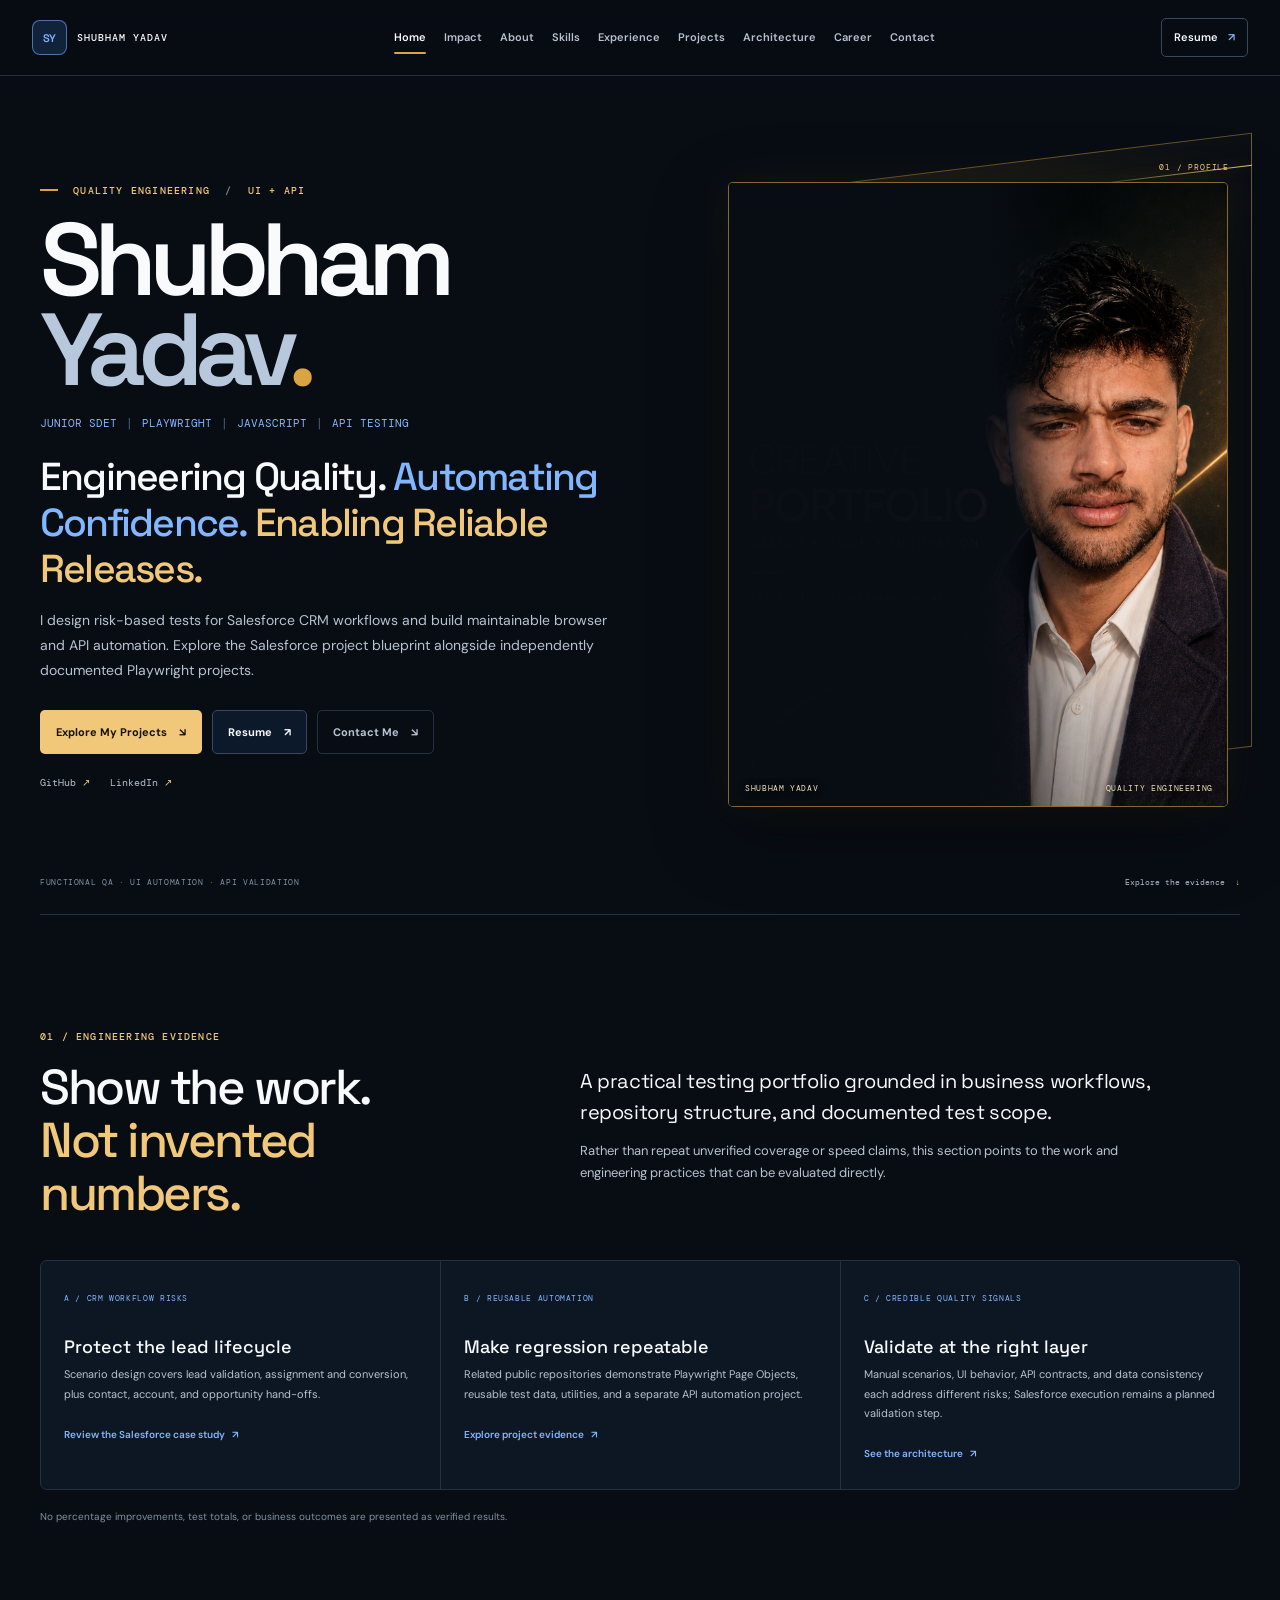
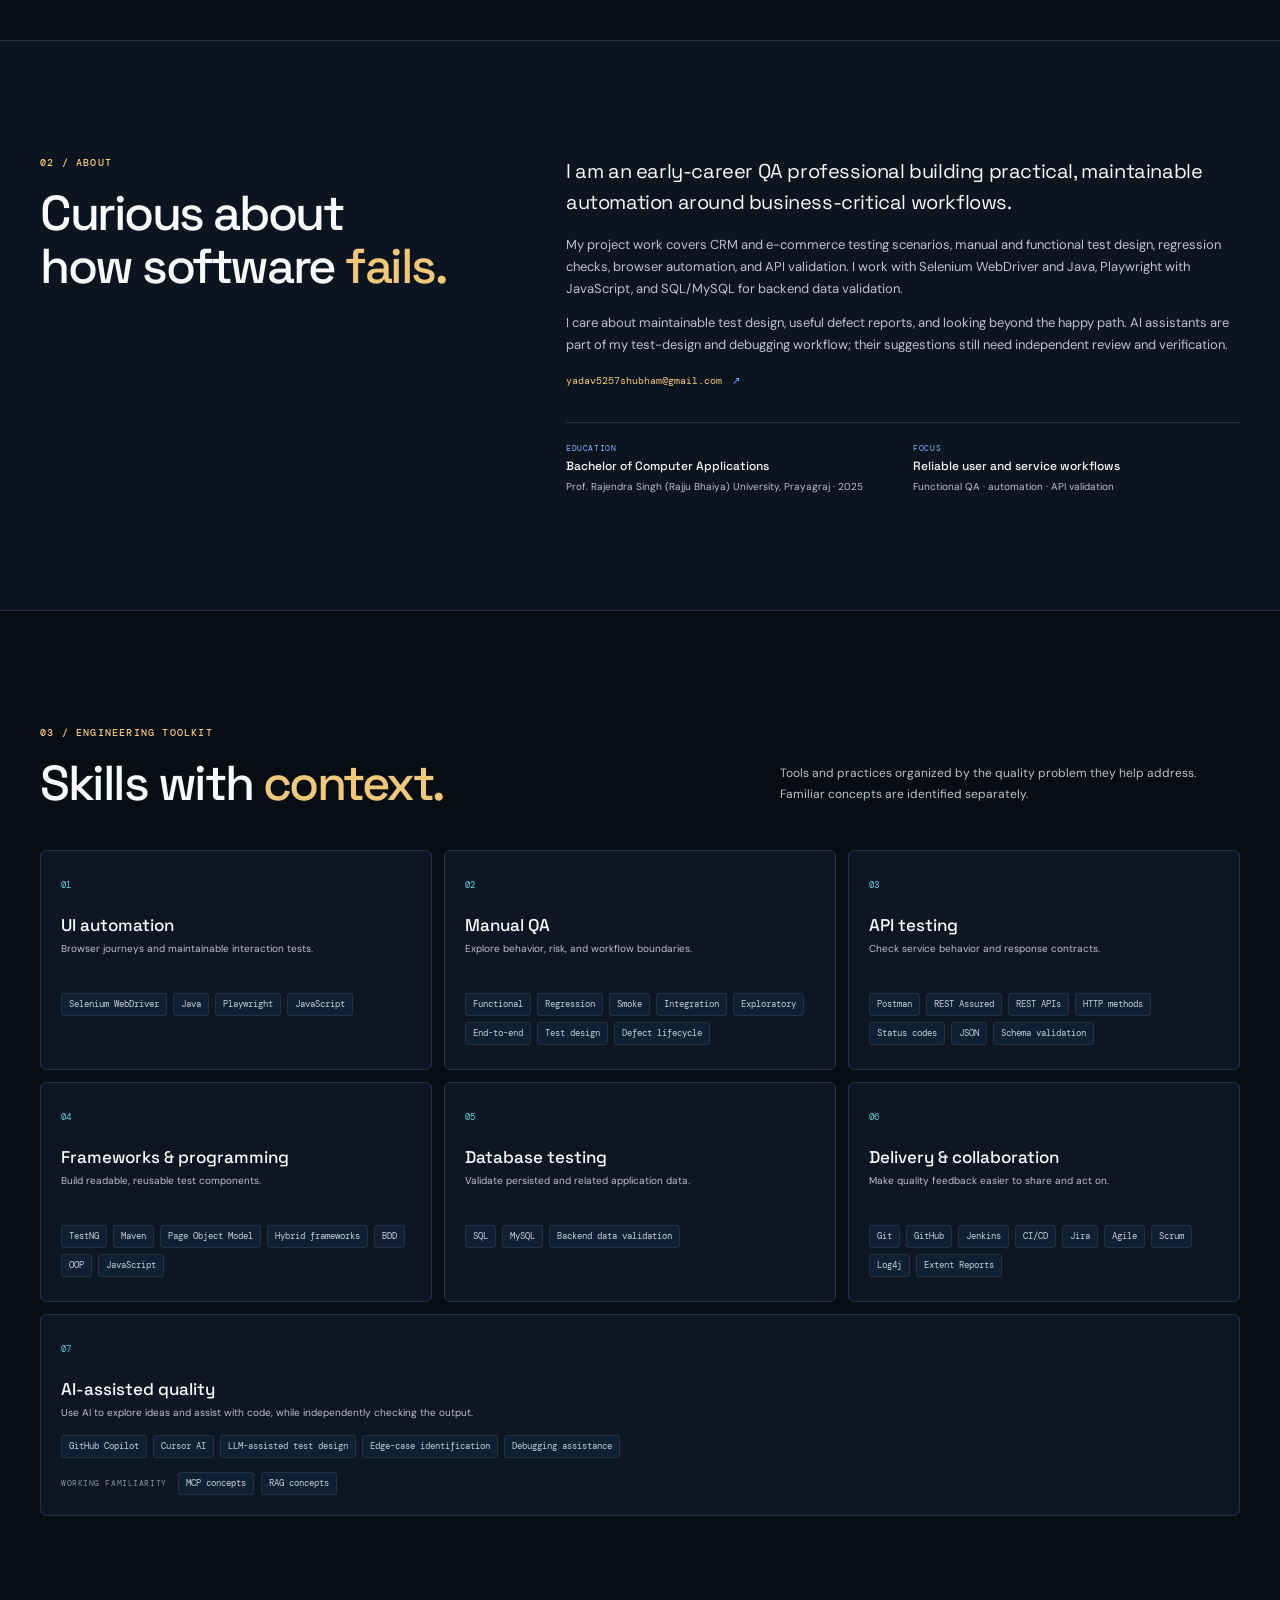
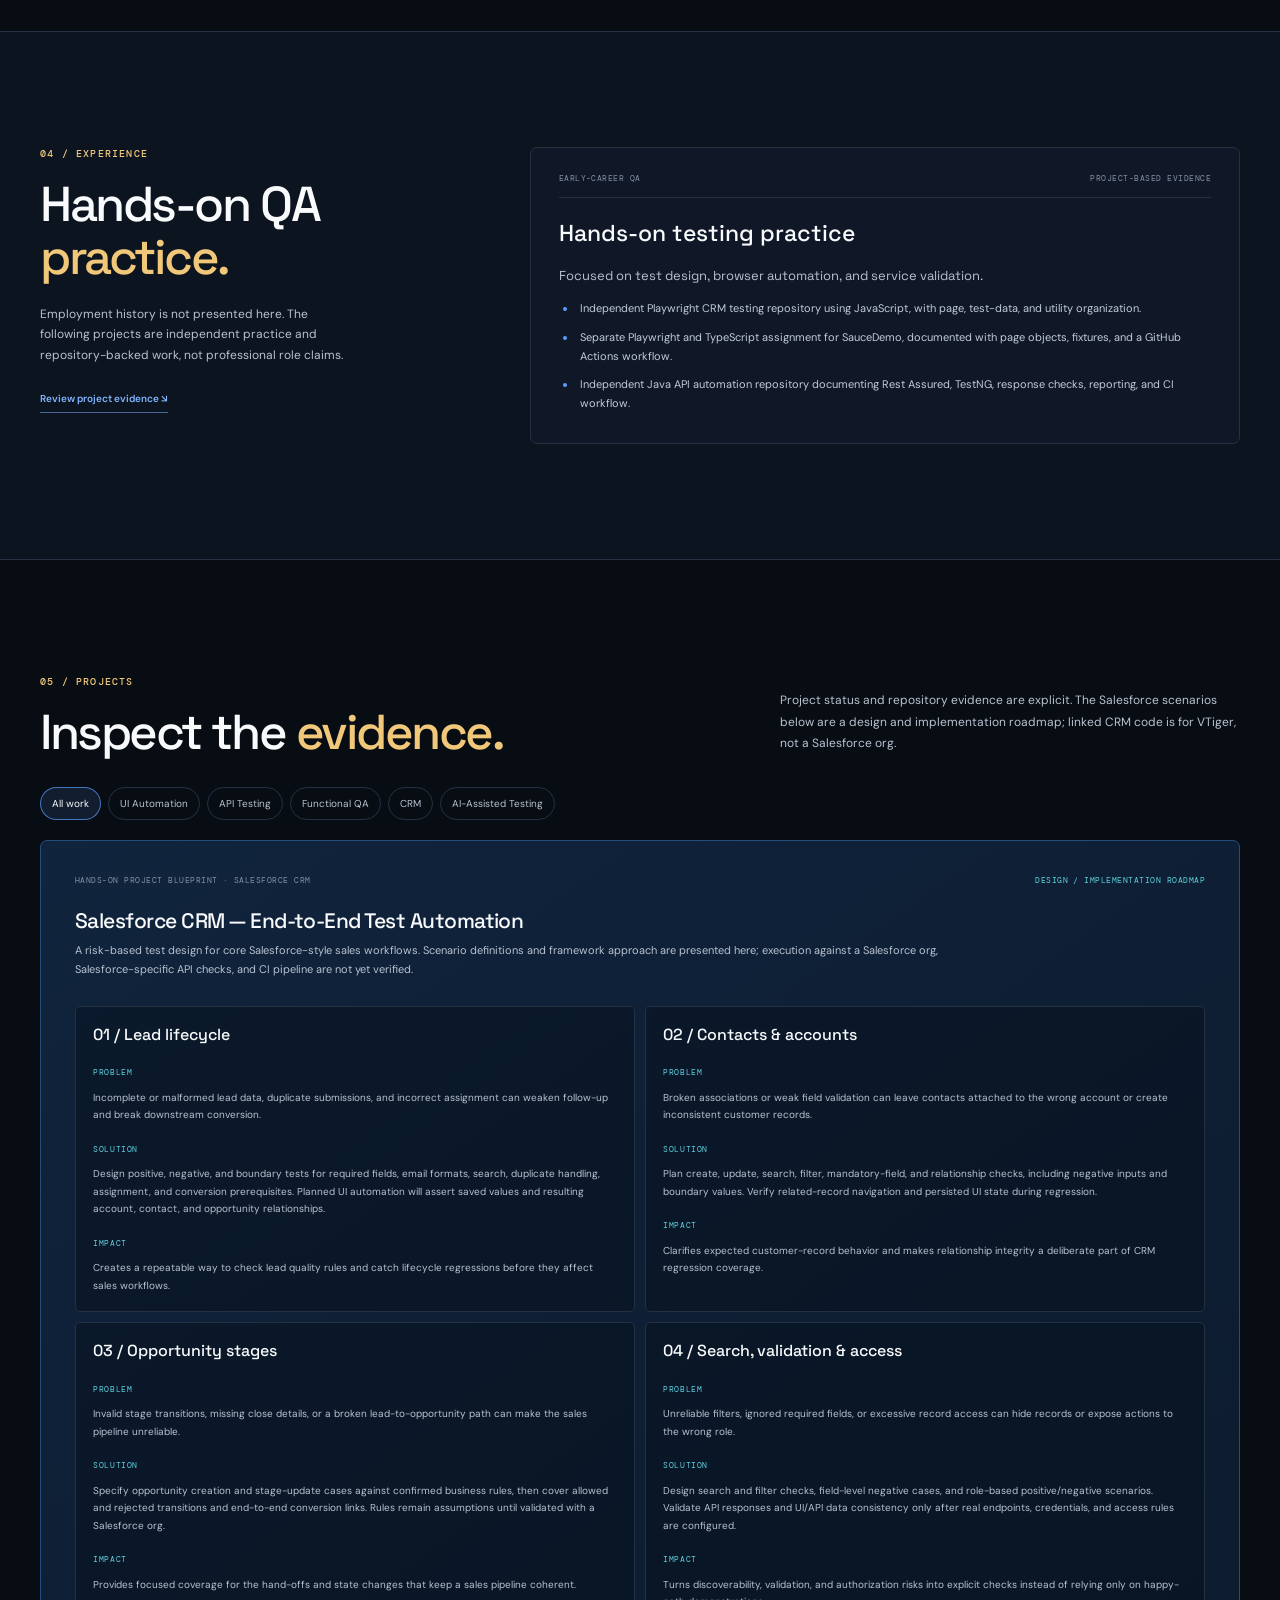
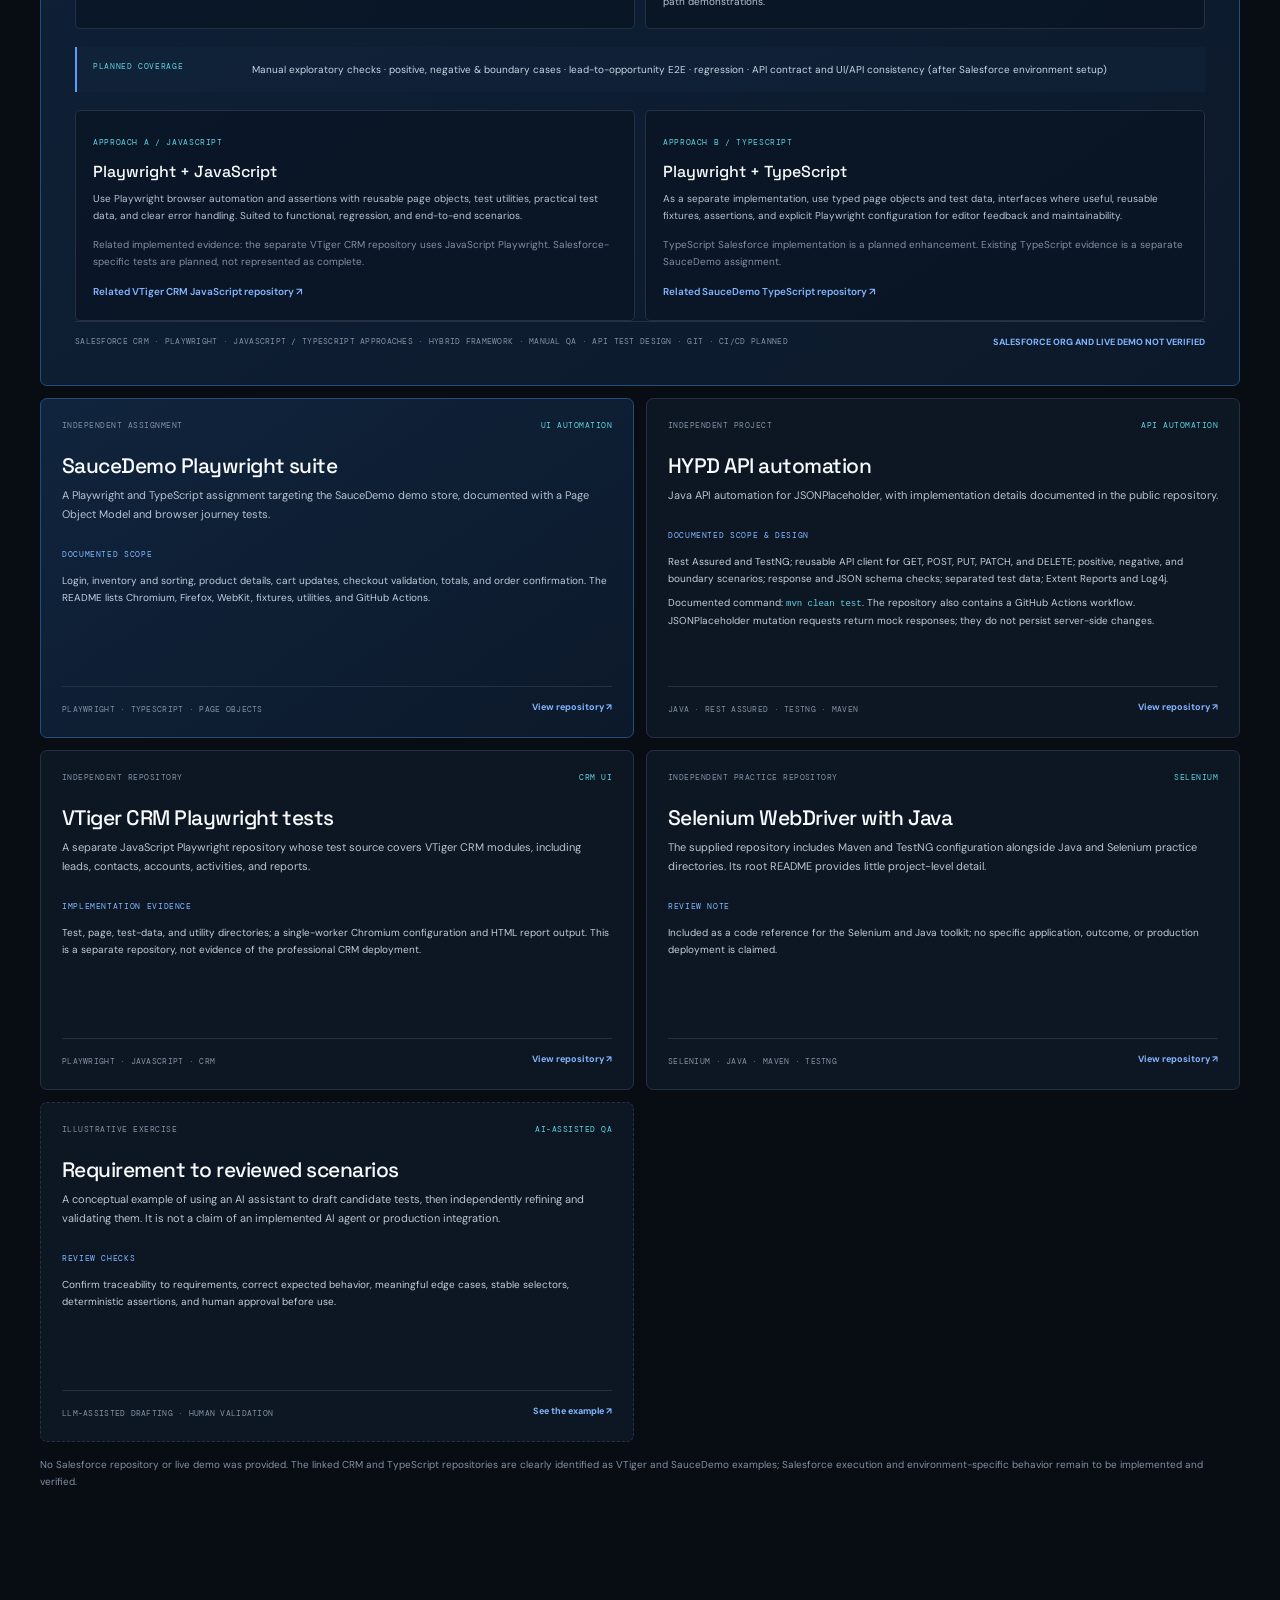
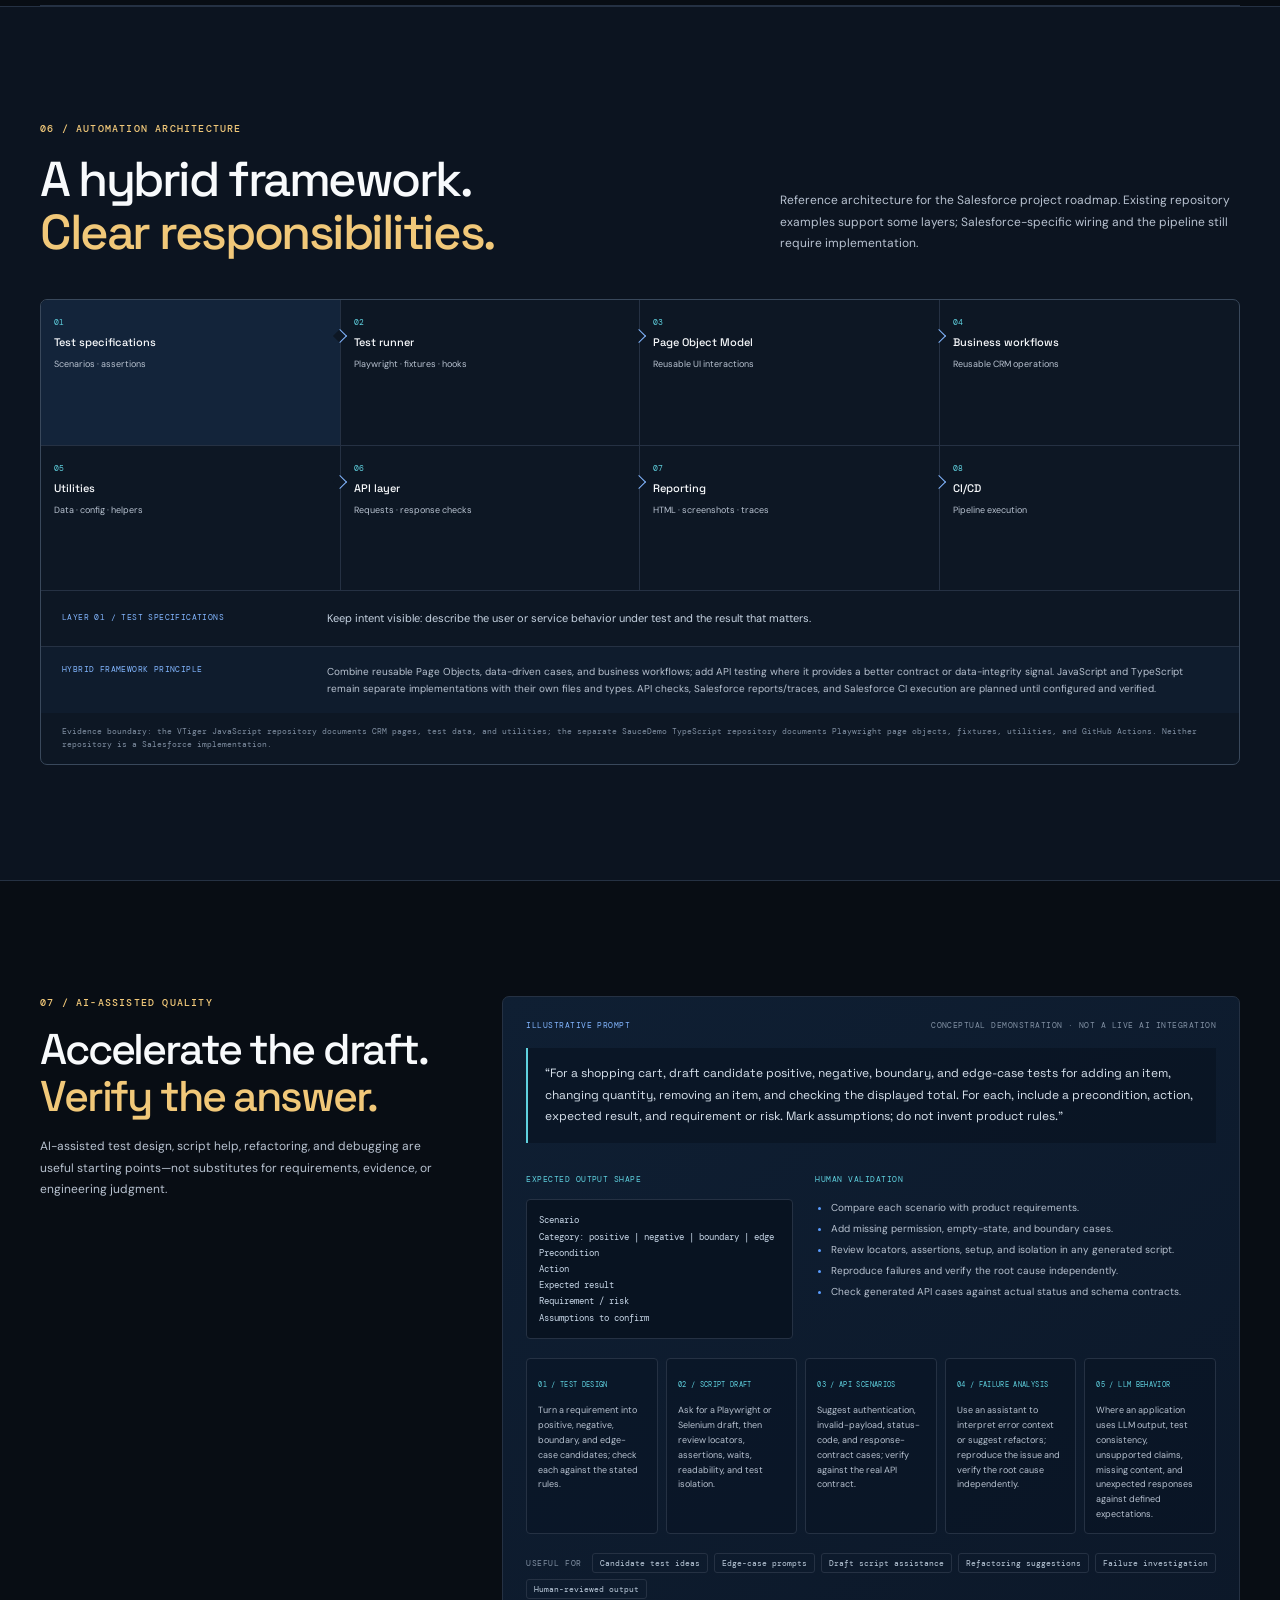
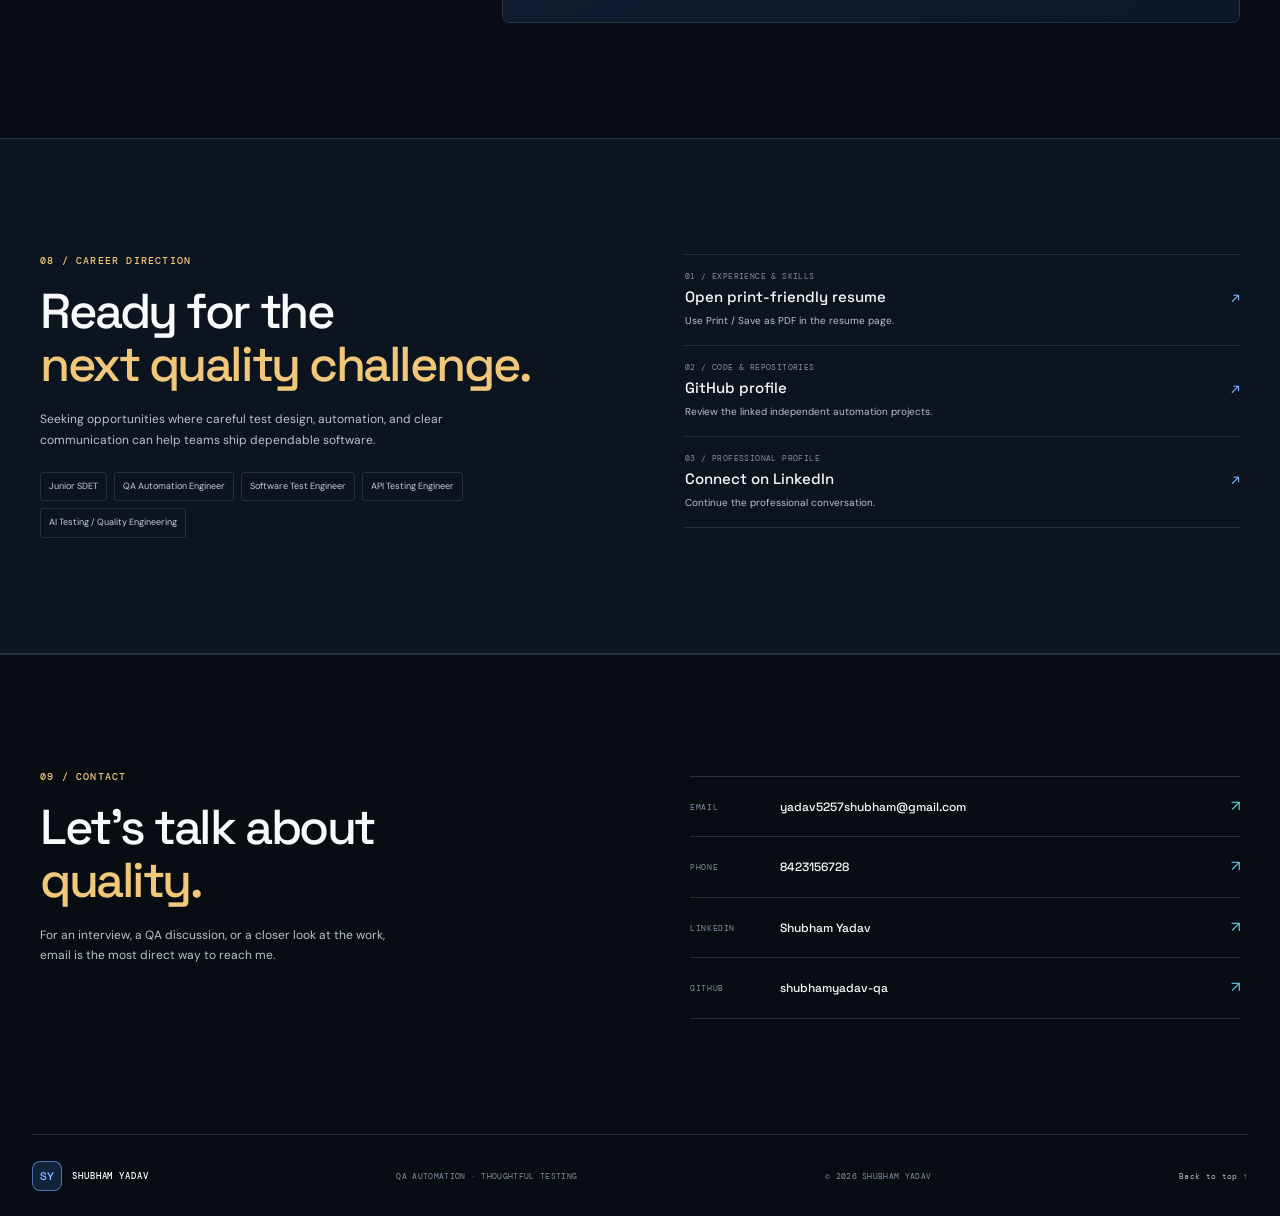
<file: index.html>
<!doctype html>
<html lang="en">
  <head>
    <meta charset="utf-8" />
    <meta name="viewport" content="width=device-width, initial-scale=1" />
    <meta name="theme-color" content="#080d14" />
    <meta name="description" content="Shubham Yadav's QA portfolio: Salesforce CRM test design, Playwright automation, manual QA, API testing, and maintainable test architecture." />
    <meta property="og:title" content="Shubham Yadav | Junior SDET" />
    <meta property="og:description" content="Salesforce CRM test design, Playwright automation, API testing, and thoughtful quality engineering." />
    <meta property="og:type" content="website" />
    <meta property="og:url" content="https://shubhamyadav-qa.github.io/SDET-portfolio/" />
    <title>Shubham Yadav | Junior SDET</title>
    <link rel="icon" type="image/svg+xml" href="favicon.svg" />
    <link rel="preconnect" href="https://fonts.googleapis.com" />
    <link rel="preconnect" href="https://fonts.gstatic.com" crossorigin />
    <link href="https://fonts.googleapis.com/css2?family=DM+Mono:wght@400;500&family=DM+Sans:wght@400;500;600;700&family=Space+Grotesk:wght@400;500;600;700&display=swap" rel="stylesheet" />
    <link rel="stylesheet" href="styles.css" />
    <script src="script.js" defer></script>
  </head>
  <body>
    <a class="skip-link" href="#main">Skip to content</a>
    <header class="site-header">
      <a class="wordmark" href="#home" aria-label="Shubham Yadav — home"><span class="wordmark-mark" aria-hidden="true">SY</span><span>SHUBHAM YADAV</span></a>
      <button class="icon-button menu-toggle" type="button" aria-label="Open navigation" aria-expanded="false" aria-controls="main-navigation"><span></span><span></span></button>
      <nav class="main-nav" id="main-navigation" aria-label="Main navigation">
        <a href="#home" aria-current="location">Home</a>
        <a href="#impact">Impact</a>
        <a href="#about">About</a>
        <a href="#skills">Skills</a>
        <a href="#experience">Experience</a>
        <a href="#projects">Projects</a>
        <a href="#architecture">Architecture</a>
        <a href="#career">Career</a>
        <a href="#contact">Contact</a>
      </nav>
      <a class="header-resume" href="resume.html">Resume <span aria-hidden="true">↗</span></a>
    </header>

    <main id="main">
      <section class="hero section-wrap" id="home" aria-labelledby="hero-title">
        <div class="hero-copy reveal">
          <p class="eyebrow"><span class="eyebrow-mark" aria-hidden="true"></span> QUALITY ENGINEERING <span class="eyebrow-divider">/</span> UI + API</p>
          <h1 id="hero-title">Shubham<br /><span>Yadav<span class="hero-period">.</span></span></h1>
          <p class="hero-role">JUNIOR SDET <span>|</span> PLAYWRIGHT <span>|</span> JAVASCRIPT <span>|</span> API TESTING</p>
          <h2 class="hero-headline">Engineering Quality. <span>Automating Confidence.</span> <em>Enabling Reliable Releases.</em></h2>
          <p class="hero-intro">I design risk-based tests for Salesforce CRM workflows and build maintainable browser and API automation. Explore the Salesforce project blueprint alongside independently documented Playwright projects.</p>
          <div class="hero-actions">
            <a class="button button-primary" href="#projects">Explore My Projects <span aria-hidden="true">↘</span></a>
            <a class="button button-secondary" href="resume.html">Resume <span aria-hidden="true">↗</span></a>
            <a class="button button-quiet" href="#contact">Contact Me <span aria-hidden="true">↘</span></a>
          </div>
          <div class="social-links">
            <a href="https://github.com/shubhamyadav-qa" target="_blank" rel="noopener noreferrer">GitHub <span aria-hidden="true">↗</span></a>
            <a href="https://www.linkedin.com/in/shubham-yadav-qa-engineer/" target="_blank" rel="noopener noreferrer">LinkedIn <span aria-hidden="true">↗</span></a>
          </div>
        </div>
        <div class="portrait-stage reveal">
          <div class="portrait-backdrop" aria-hidden="true"></div>
          <div class="portrait-frame">
            <img class="hero-portrait" src="assets/shubham-yadav-portrait.png" width="768" height="1152" alt="Portrait of Shubham Yadav in a dark jacket and white shirt, against a softly lit background" fetchpriority="high" decoding="async" />
          </div>
          <div class="portrait-caption"><span>SHUBHAM YADAV</span><span>QUALITY ENGINEERING</span></div>
          <span class="portrait-index" aria-hidden="true">01 / PROFILE</span>
        </div>
        <div class="hero-foot"><span>FUNCTIONAL QA · UI AUTOMATION · API VALIDATION</span><a href="#impact">Explore the evidence <span aria-hidden="true">↓</span></a></div>
      </section>

      <section class="impact section-wrap section-pad" id="impact" aria-labelledby="impact-title">
        <div class="section-heading reveal"><p class="eyebrow">01 / ENGINEERING EVIDENCE</p><h2 id="impact-title">Show the work.<br /><em>Not invented numbers.</em></h2></div>
        <div class="impact-intro reveal"><p class="lead-copy">A practical testing portfolio grounded in business workflows, repository structure, and documented test scope.</p><p>Rather than repeat unverified coverage or speed claims, this section points to the work and engineering practices that can be evaluated directly.</p></div>
        <div class="impact-rail">
          <article class="impact-item reveal"><span class="impact-index">A / CRM WORKFLOW RISKS</span><h3>Protect the lead lifecycle</h3><p>Scenario design covers lead validation, assignment and conversion, plus contact, account, and opportunity hand-offs.</p><a href="#projects">Review the Salesforce case study <span aria-hidden="true">↗</span></a></article>
          <article class="impact-item reveal"><span class="impact-index">B / REUSABLE AUTOMATION</span><h3>Make regression repeatable</h3><p>Related public repositories demonstrate Playwright Page Objects, reusable test data, utilities, and a separate API automation project.</p><a href="#projects">Explore project evidence <span aria-hidden="true">↗</span></a></article>
          <article class="impact-item reveal"><span class="impact-index">C / CREDIBLE QUALITY SIGNALS</span><h3>Validate at the right layer</h3><p>Manual scenarios, UI behavior, API contracts, and data consistency each address different risks; Salesforce execution remains a planned validation step.</p><a href="#architecture">See the architecture <span aria-hidden="true">↗</span></a></article>
        </div>
        <p class="section-footnote">No percentage improvements, test totals, or business outcomes are presented as verified results.</p>
      </section>

      <section class="about section-pad" id="about" aria-labelledby="about-title">
        <div class="section-wrap about-layout">
          <div class="section-heading reveal"><p class="eyebrow">02 / ABOUT</p><h2 id="about-title">Curious about<br />how software <em>fails.</em></h2></div>
          <div class="about-copy reveal">
            <p class="lead-copy">I am an early-career QA professional building practical, maintainable automation around business-critical workflows.</p>
            <p>My project work covers CRM and e-commerce testing scenarios, manual and functional test design, regression checks, browser automation, and API validation. I work with Selenium WebDriver and Java, Playwright with JavaScript, and SQL/MySQL for backend data validation.</p>
            <p>I care about maintainable test design, useful defect reports, and looking beyond the happy path. AI assistants are part of my test-design and debugging workflow; their suggestions still need independent review and verification.</p>
            <a class="about-email" href="mailto:yadav5257shubham@gmail.com">yadav5257shubham@gmail.com <span aria-hidden="true">↗</span></a>
            <div class="about-facts"><div><span>EDUCATION</span><strong>Bachelor of Computer Applications</strong><small>Prof. Rajendra Singh (Rajju Bhaiya) University, Prayagraj · 2025</small></div><div><span>FOCUS</span><strong>Reliable user and service workflows</strong><small>Functional QA · automation · API validation</small></div></div>
          </div>
        </div>
      </section>

      <section class="skills section-pad" id="skills" aria-labelledby="skills-title">
        <div class="section-wrap">
          <div class="section-heading section-heading-wide reveal"><div><p class="eyebrow">03 / ENGINEERING TOOLKIT</p><h2 id="skills-title">Skills with <em>context.</em></h2></div><p class="section-note">Tools and practices organized by the quality problem they help address. Familiar concepts are identified separately.</p></div>
          <div class="skill-grid">
            <article class="skill-card reveal"><span class="skill-index">01</span><h3>UI automation</h3><p>Browser journeys and maintainable interaction tests.</p><div class="tag-list"><span>Selenium WebDriver</span><span>Java</span><span>Playwright</span><span>JavaScript</span></div></article>
            <article class="skill-card reveal"><span class="skill-index">02</span><h3>Manual QA</h3><p>Explore behavior, risk, and workflow boundaries.</p><div class="tag-list"><span>Functional</span><span>Regression</span><span>Smoke</span><span>Integration</span><span>Exploratory</span><span>End-to-end</span><span>Test design</span><span>Defect lifecycle</span></div></article>
            <article class="skill-card reveal"><span class="skill-index">03</span><h3>API testing</h3><p>Check service behavior and response contracts.</p><div class="tag-list"><span>Postman</span><span>REST Assured</span><span>REST APIs</span><span>HTTP methods</span><span>Status codes</span><span>JSON</span><span>Schema validation</span></div></article>
            <article class="skill-card reveal"><span class="skill-index">04</span><h3>Frameworks &amp; programming</h3><p>Build readable, reusable test components.</p><div class="tag-list"><span>TestNG</span><span>Maven</span><span>Page Object Model</span><span>Hybrid frameworks</span><span>BDD</span><span>OOP</span><span>JavaScript</span></div></article>
            <article class="skill-card reveal"><span class="skill-index">05</span><h3>Database testing</h3><p>Validate persisted and related application data.</p><div class="tag-list"><span>SQL</span><span>MySQL</span><span>Backend data validation</span></div></article>
            <article class="skill-card reveal"><span class="skill-index">06</span><h3>Delivery &amp; collaboration</h3><p>Make quality feedback easier to share and act on.</p><div class="tag-list"><span>Git</span><span>GitHub</span><span>Jenkins</span><span>CI/CD</span><span>Jira</span><span>Agile</span><span>Scrum</span><span>Log4j</span><span>Extent Reports</span></div></article>
            <article class="skill-card skill-card-wide reveal"><span class="skill-index">07</span><h3>AI-assisted quality</h3><p>Use AI to explore ideas and assist with code, while independently checking the output.</p><div class="tag-list"><span>GitHub Copilot</span><span>Cursor AI</span><span>LLM-assisted test design</span><span>Edge-case identification</span><span>Debugging assistance</span></div><div class="familiarity"><span>WORKING FAMILIARITY</span><span>MCP concepts</span><span>RAG concepts</span></div></article>
          </div>
        </div>
      </section>

      <section class="experience section-pad" id="experience" aria-labelledby="experience-title">
        <div class="section-wrap experience-layout">
          <div class="experience-summary reveal"><p class="eyebrow">04 / EXPERIENCE</p><h2 id="experience-title">Hands-on QA<br /><em>practice.</em></h2>
          <p>Employment history is not presented here. The following projects are independent practice and repository-backed work, not professional role claims.</p><a class="text-link" href="#projects">Review project evidence <span aria-hidden="true">↘</span></a></div>
          <article class="experience-entry reveal">
          <div class="experience-top"><span>EARLY-CAREER QA</span><span>PROJECT-BASED EVIDENCE</span></div>
          <h3>Hands-on testing practice</h3>
          <p class="experience-lead">Focused on test design, browser automation, and service validation.</p>
          <ul class="responsibility-list">
            <li>Independent Playwright CRM testing repository using JavaScript, with page, test-data, and utility organization.</li>
            <li>Separate Playwright and TypeScript assignment for SauceDemo, documented with page objects, fixtures, and a GitHub Actions workflow.</li>
            <li>Independent Java API automation repository documenting Rest Assured, TestNG, response checks, reporting, and CI workflow.</li>
          </ul>
          </article>
        </div>
      </section>

      <section class="projects section-wrap section-pad" id="projects" aria-labelledby="projects-title">
        <div class="section-heading section-heading-wide reveal">
          <div><p class="eyebrow">05 / PROJECTS</p><h2 id="projects-title">Inspect the <em>evidence.</em></h2></div>
          <p class="section-note">Project status and repository evidence are explicit. The Salesforce scenarios below are a design and implementation roadmap; linked CRM code is for VTiger, not a Salesforce org.</p>
        </div>
        <div class="project-filters" role="group" aria-label="Filter projects">
          <button type="button" class="filter-button is-active" data-filter="all" aria-pressed="true">All work</button>
          <button type="button" class="filter-button" data-filter="ui" aria-pressed="false">UI Automation</button>
          <button type="button" class="filter-button" data-filter="api" aria-pressed="false">API Testing</button>
          <button type="button" class="filter-button" data-filter="functional" aria-pressed="false">Functional QA</button>
          <button type="button" class="filter-button" data-filter="crm" aria-pressed="false">CRM</button>
          <button type="button" class="filter-button" data-filter="ai" aria-pressed="false">AI-Assisted Testing</button>
        </div>
        <div class="project-grid" id="project-list" aria-live="polite">
          <article class="project-card project-feature salesforce-project reveal" data-category="crm ui functional api">
            <div class="project-meta"><span>HANDS-ON PROJECT BLUEPRINT · SALESFORCE CRM</span><span class="project-kind">DESIGN / IMPLEMENTATION ROADMAP</span></div>
            <h3>Salesforce CRM — End-to-End Test Automation</h3>
            <p class="salesforce-intro">A risk-based test design for core Salesforce-style sales workflows. Scenario definitions and framework approach are presented here; execution against a Salesforce org, Salesforce-specific API checks, and CI pipeline are not yet verified.</p>
            <div class="salesforce-scenarios">
              <div class="scenario-card" role="group" aria-labelledby="lead-scenario-title">
                <h4 id="lead-scenario-title">01 / Lead lifecycle</h4>
                <div><span>Problem</span><p>Incomplete or malformed lead data, duplicate submissions, and incorrect assignment can weaken follow-up and break downstream conversion.</p></div>
                <div><span>Solution</span><p>Design positive, negative, and boundary tests for required fields, email formats, search, duplicate handling, assignment, and conversion prerequisites. Planned UI automation will assert saved values and resulting account, contact, and opportunity relationships.</p></div>
                <div><span>Impact</span><p>Creates a repeatable way to check lead quality rules and catch lifecycle regressions before they affect sales workflows.</p></div>
              </div>
              <div class="scenario-card" role="group" aria-labelledby="account-scenario-title">
                <h4 id="account-scenario-title">02 / Contacts &amp; accounts</h4>
                <div><span>Problem</span><p>Broken associations or weak field validation can leave contacts attached to the wrong account or create inconsistent customer records.</p></div>
                <div><span>Solution</span><p>Plan create, update, search, filter, mandatory-field, and relationship checks, including negative inputs and boundary values. Verify related-record navigation and persisted UI state during regression.</p></div>
                <div><span>Impact</span><p>Clarifies expected customer-record behavior and makes relationship integrity a deliberate part of CRM regression coverage.</p></div>
              </div>
              <div class="scenario-card" role="group" aria-labelledby="opportunity-scenario-title">
                <h4 id="opportunity-scenario-title">03 / Opportunity stages</h4>
                <div><span>Problem</span><p>Invalid stage transitions, missing close details, or a broken lead-to-opportunity path can make the sales pipeline unreliable.</p></div>
                <div><span>Solution</span><p>Specify opportunity creation and stage-update cases against confirmed business rules, then cover allowed and rejected transitions and end-to-end conversion links. Rules remain assumptions until validated with a Salesforce org.</p></div>
                <div><span>Impact</span><p>Provides focused coverage for the hand-offs and state changes that keep a sales pipeline coherent.</p></div>
              </div>
              <div class="scenario-card" role="group" aria-labelledby="access-scenario-title">
                <h4 id="access-scenario-title">04 / Search, validation &amp; access</h4>
                <div><span>Problem</span><p>Unreliable filters, ignored required fields, or excessive record access can hide records or expose actions to the wrong role.</p></div>
                <div><span>Solution</span><p>Design search and filter checks, field-level negative cases, and role-based positive/negative scenarios. Validate API responses and UI/API data consistency only after real endpoints, credentials, and access rules are configured.</p></div>
                <div><span>Impact</span><p>Turns discoverability, validation, and authorization risks into explicit checks instead of relying only on happy-path demonstrations.</p></div>
              </div>
            </div>
            <div class="coverage-strip"><span>PLANNED COVERAGE</span><p>Manual exploratory checks · positive, negative &amp; boundary cases · lead-to-opportunity E2E · regression · API contract and UI/API consistency (after Salesforce environment setup)</p></div>
            <div class="implementation-approaches">
              <section class="approach-card">
                <span class="approach-label">APPROACH A / JAVASCRIPT</span>
                <h4>Playwright + JavaScript</h4>
                <p>Use Playwright browser automation and assertions with reusable page objects, test utilities, practical test data, and clear error handling. Suited to functional, regression, and end-to-end scenarios.</p>
                <p class="approach-status">Related implemented evidence: the separate VTiger CRM repository uses JavaScript Playwright. Salesforce-specific tests are planned, not represented as complete.</p>
                <a href="https://github.com/shubhamyadav-qa/LLM-MCP-with_Playwrightjavascript" target="_blank" rel="noopener noreferrer">Related VTiger CRM JavaScript repository <span aria-hidden="true">↗</span></a>
              </section>
              <section class="approach-card">
                <span class="approach-label">APPROACH B / TYPESCRIPT</span>
                <h4>Playwright + TypeScript</h4>
                <p>As a separate implementation, use typed page objects and test data, interfaces where useful, reusable fixtures, assertions, and explicit Playwright configuration for editor feedback and maintainability.</p>
                <p class="approach-status">TypeScript Salesforce implementation is a planned enhancement. Existing TypeScript evidence is a separate SauceDemo assignment.</p>
                <a href="https://github.com/shubhamyadav-qa/hypd-sdet-ui-automation-assignment" target="_blank" rel="noopener noreferrer">Related SauceDemo TypeScript repository <span aria-hidden="true">↗</span></a>
              </section>
            </div>
            <div class="project-bottom"><span class="project-tech">SALESFORCE CRM · PLAYWRIGHT · JAVASCRIPT / TYPESCRIPT APPROACHES · HYBRID FRAMEWORK · MANUAL QA · API TEST DESIGN · GIT · CI/CD PLANNED</span><span class="project-link project-status">SALESFORCE ORG AND LIVE DEMO NOT VERIFIED</span></div>
          </article>
          <article class="project-card project-feature reveal" data-category="ui functional">
            <div class="project-meta"><span>INDEPENDENT ASSIGNMENT</span><span class="project-kind">UI AUTOMATION</span></div>
            <h3>SauceDemo Playwright suite</h3>
            <p>A Playwright and TypeScript assignment targeting the SauceDemo demo store, documented with a Page Object Model and browser journey tests.</p>
            <div class="case-detail"><span>DOCUMENTED SCOPE</span><p>Login, inventory and sorting, product details, cart updates, checkout validation, totals, and order confirmation. The README lists Chromium, Firefox, WebKit, fixtures, utilities, and GitHub Actions.</p></div>
            <div class="project-bottom"><span class="project-tech">PLAYWRIGHT · TYPESCRIPT · PAGE OBJECTS</span><a class="project-link" href="https://github.com/shubhamyadav-qa/hypd-sdet-ui-automation-assignment" target="_blank" rel="noopener noreferrer">View repository <span aria-hidden="true">↗</span></a></div>
          </article>
          <article class="project-card reveal" data-category="api">
            <div class="project-meta"><span>INDEPENDENT PROJECT</span><span class="project-kind">API AUTOMATION</span></div>
            <h3>HYPD API automation</h3>
            <p>Java API automation for JSONPlaceholder, with implementation details documented in the public repository.</p>
            <div class="case-detail"><span>DOCUMENTED SCOPE &amp; DESIGN</span><p>Rest Assured and TestNG; reusable API client for GET, POST, PUT, PATCH, and DELETE; positive, negative, and boundary scenarios; response and JSON schema checks; separated test data; Extent Reports and Log4j.</p><p>Documented command: <code>mvn clean test</code>. The repository also contains a GitHub Actions workflow. JSONPlaceholder mutation requests return mock responses; they do not persist server-side changes.</p></div>
            <div class="project-bottom"><span class="project-tech">JAVA · REST ASSURED · TESTNG · MAVEN</span><a class="project-link" href="https://github.com/shubhamyadav-qa/hypd-api-automation" target="_blank" rel="noopener noreferrer">View repository <span aria-hidden="true">↗</span></a></div>
          </article>
          <article class="project-card reveal" data-category="ui functional crm">
            <div class="project-meta"><span>INDEPENDENT REPOSITORY</span><span class="project-kind">CRM UI</span></div>
            <h3>VTiger CRM Playwright tests</h3>
            <p>A separate JavaScript Playwright repository whose test source covers VTiger CRM modules, including leads, contacts, accounts, activities, and reports.</p>
            <div class="case-detail"><span>IMPLEMENTATION EVIDENCE</span><p>Test, page, test-data, and utility directories; a single-worker Chromium configuration and HTML report output. This is a separate repository, not evidence of the professional CRM deployment.</p></div>
            <div class="project-bottom"><span class="project-tech">PLAYWRIGHT · JAVASCRIPT · CRM</span><a class="project-link" href="https://github.com/shubhamyadav-qa/LLM-MCP-with_Playwrightjavascript" target="_blank" rel="noopener noreferrer">View repository <span aria-hidden="true">↗</span></a></div>
          </article>
          <article class="project-card reveal" data-category="ui">
            <div class="project-meta"><span>INDEPENDENT PRACTICE REPOSITORY</span><span class="project-kind">SELENIUM</span></div>
            <h3>Selenium WebDriver with Java</h3>
            <p>The supplied repository includes Maven and TestNG configuration alongside Java and Selenium practice directories. Its root README provides little project-level detail.</p>
            <div class="case-detail"><span>REVIEW NOTE</span><p>Included as a code reference for the Selenium and Java toolkit; no specific application, outcome, or production deployment is claimed.</p></div>
            <div class="project-bottom"><span class="project-tech">SELENIUM · JAVA · MAVEN · TESTNG</span><a class="project-link" href="https://github.com/shubhamyadav-qa/qa-automation-framework-selenium-java" target="_blank" rel="noopener noreferrer">View repository <span aria-hidden="true">↗</span></a></div>
          </article>
          <article class="project-card project-concept reveal" data-category="ai">
            <div class="project-meta"><span>ILLUSTRATIVE EXERCISE</span><span class="project-kind">AI-ASSISTED QA</span></div>
            <h3>Requirement to reviewed scenarios</h3>
            <p>A conceptual example of using an AI assistant to draft candidate tests, then independently refining and validating them. It is not a claim of an implemented AI agent or production integration.</p>
            <div class="case-detail"><span>REVIEW CHECKS</span><p>Confirm traceability to requirements, correct expected behavior, meaningful edge cases, stable selectors, deterministic assertions, and human approval before use.</p></div>
            <div class="project-bottom"><span class="project-tech">LLM-ASSISTED DRAFTING · HUMAN VALIDATION</span><a class="project-link" href="#ai-testing">See the example <span aria-hidden="true">↗</span></a></div>
          </article>
        </div>
        <p class="section-footnote">No Salesforce repository or live demo was provided. The linked CRM and TypeScript repositories are clearly identified as VTiger and SauceDemo examples; Salesforce execution and environment-specific behavior remain to be implemented and verified.</p>
      </section>

      <section class="architecture-section section-pad" id="architecture" aria-labelledby="architecture-title">
        <div class="section-wrap">
          <div class="section-heading section-heading-wide reveal"><div><p class="eyebrow">06 / AUTOMATION ARCHITECTURE</p><h2 id="architecture-title">A hybrid framework.<br /><em>Clear responsibilities.</em></h2></div><p class="section-note">Reference architecture for the Salesforce project roadmap. Existing repository examples support some layers; Salesforce-specific wiring and the pipeline still require implementation.</p></div>
          <div class="architecture-card reveal">
            <div class="architecture-flow" role="group" aria-label="Select an automation architecture layer">
              <button class="flow-node is-active" type="button" data-layer="specs" aria-pressed="true"><span>01</span><strong>Test specifications</strong><small>Scenarios · assertions</small></button>
              <button class="flow-node" type="button" data-layer="runner" aria-pressed="false"><span>02</span><strong>Test runner</strong><small>Playwright · fixtures · hooks</small></button>
              <button class="flow-node" type="button" data-layer="pages" aria-pressed="false"><span>03</span><strong>Page Object Model</strong><small>Reusable UI interactions</small></button>
              <button class="flow-node" type="button" data-layer="workflows" aria-pressed="false"><span>04</span><strong>Business workflows</strong><small>Reusable CRM operations</small></button>
              <button class="flow-node" type="button" data-layer="utilities" aria-pressed="false"><span>05</span><strong>Utilities</strong><small>Data · config · helpers</small></button>
              <button class="flow-node" type="button" data-layer="api" aria-pressed="false"><span>06</span><strong>API layer</strong><small>Requests · response checks</small></button>
              <button class="flow-node" type="button" data-layer="reports" aria-pressed="false"><span>07</span><strong>Reporting</strong><small>HTML · screenshots · traces</small></button>
              <button class="flow-node" type="button" data-layer="cicd" aria-pressed="false"><span>08</span><strong>CI/CD</strong><small>Pipeline execution</small></button>
            </div>
            <div class="architecture-detail" aria-live="polite"><span id="layer-label">LAYER 01 / TEST SPECIFICATIONS</span><p id="layer-description">Keep intent visible: describe the user or service behavior under test and the result that matters.</p></div>
            <div class="architecture-notes"><span>HYBRID FRAMEWORK PRINCIPLE</span><p>Combine reusable Page Objects, data-driven cases, and business workflows; add API testing where it provides a better contract or data-integrity signal. JavaScript and TypeScript remain separate implementations with their own files and types. API checks, Salesforce reports/traces, and Salesforce CI execution are planned until configured and verified.</p></div>
            <p class="architecture-evidence">Evidence boundary: the VTiger JavaScript repository documents CRM pages, test data, and utilities; the separate SauceDemo TypeScript repository documents Playwright page objects, fixtures, utilities, and GitHub Actions. Neither repository is a Salesforce implementation.</p>
          </div>
        </div>
      </section>

      <section class="ai-testing section-wrap section-pad" id="ai-testing" aria-labelledby="ai-title">
        <div class="section-heading reveal"><p class="eyebrow">07 / AI-ASSISTED QUALITY</p><h2 id="ai-title">Accelerate the draft.<br /><em>Verify the answer.</em></h2><p class="section-note">AI-assisted test design, script help, refactoring, and debugging are useful starting points—not substitutes for requirements, evidence, or engineering judgment.</p></div>
        <div class="ai-content reveal">
          <div class="ai-example-heading"><span>ILLUSTRATIVE PROMPT</span><span>CONCEPTUAL DEMONSTRATION · NOT A LIVE AI INTEGRATION</span></div>
          <blockquote>“For a shopping cart, draft candidate positive, negative, boundary, and edge-case tests for adding an item, changing quantity, removing an item, and checking the displayed total. For each, include a precondition, action, expected result, and requirement or risk. Mark assumptions; do not invent product rules.”</blockquote>
          <div class="ai-output">
            <div><span>EXPECTED OUTPUT SHAPE</span><pre>Scenario
Category: positive | negative | boundary | edge
Precondition
Action
Expected result
Requirement / risk
Assumptions to confirm</pre></div>
            <div><span>HUMAN VALIDATION</span><ul><li>Compare each scenario with product requirements.</li><li>Add missing permission, empty-state, and boundary cases.</li><li>Review locators, assertions, setup, and isolation in any generated script.</li><li>Reproduce failures and verify the root cause independently.</li><li>Check generated API cases against actual status and schema contracts.</li></ul></div>
          </div>
          <div class="ai-example-list" aria-label="Illustrative AI-assisted testing examples">
            <article><span>01 / TEST DESIGN</span><p>Turn a requirement into positive, negative, boundary, and edge-case candidates; check each against the stated rules.</p></article>
            <article><span>02 / SCRIPT DRAFT</span><p>Ask for a Playwright or Selenium draft, then review locators, assertions, waits, readability, and test isolation.</p></article>
            <article><span>03 / API SCENARIOS</span><p>Suggest authentication, invalid-payload, status-code, and response-contract cases; verify against the real API contract.</p></article>
            <article><span>04 / FAILURE ANALYSIS</span><p>Use an assistant to interpret error context or suggest refactors; reproduce the issue and verify the root cause independently.</p></article>
            <article><span>05 / LLM BEHAVIOR</span><p>Where an application uses LLM output, test consistency, unsupported claims, missing content, and unexpected responses against defined expectations.</p></article>
          </div>
          <div class="ai-practices"><span>USEFUL FOR</span><span>Candidate test ideas</span><span>Edge-case prompts</span><span>Draft script assistance</span><span>Refactoring suggestions</span><span>Failure investigation</span><span>Human-reviewed output</span></div>
        </div>
      </section>

      <section class="career section-pad" id="career" aria-labelledby="career-title">
        <div class="section-wrap career-layout">
          <div class="career-copy reveal"><p class="eyebrow">08 / CAREER DIRECTION</p><h2 id="career-title">Ready for the<br /><em>next quality challenge.</em></h2><p>Seeking opportunities where careful test design, automation, and clear communication can help teams ship dependable software.</p><div class="target-roles"><span>Junior SDET</span><span>QA Automation Engineer</span><span>Software Test Engineer</span><span>API Testing Engineer</span><span>AI Testing / Quality Engineering</span></div></div>
          <div class="career-actions reveal"><a href="resume.html"><span>01 / EXPERIENCE &amp; SKILLS</span><strong>Open print-friendly resume <b aria-hidden="true">↗</b></strong><small>Use Print / Save as PDF in the resume page.</small></a><a href="https://github.com/shubhamyadav-qa" target="_blank" rel="noopener noreferrer"><span>02 / CODE &amp; REPOSITORIES</span><strong>GitHub profile <b aria-hidden="true">↗</b></strong><small>Review the linked independent automation projects.</small></a><a href="https://www.linkedin.com/in/shubham-yadav-qa-engineer/" target="_blank" rel="noopener noreferrer"><span>03 / PROFESSIONAL PROFILE</span><strong>Connect on LinkedIn <b aria-hidden="true">↗</b></strong><small>Continue the professional conversation.</small></a></div>
        </div>
      </section>

      <section class="contact section-pad" id="contact" aria-labelledby="contact-title">
        <div class="section-wrap contact-layout">
          <div class="contact-heading reveal"><p class="eyebrow">09 / CONTACT</p><h2 id="contact-title">Let’s talk about<br /><em>quality.</em></h2><p>For an interview, a QA discussion, or a closer look at the work, email is the most direct way to reach me.</p></div>
          <div class="contact-links reveal"><a href="mailto:yadav5257shubham@gmail.com"><span>EMAIL</span><strong>yadav5257shubham@gmail.com</strong><span class="contact-arrow" aria-hidden="true">↗</span></a><a href="tel:8423156728"><span>PHONE</span><strong>8423156728</strong><span class="contact-arrow" aria-hidden="true">↗</span></a><a href="https://www.linkedin.com/in/shubham-yadav-qa-engineer/" target="_blank" rel="noopener noreferrer"><span>LINKEDIN</span><strong>Shubham Yadav</strong><span class="contact-arrow" aria-hidden="true">↗</span></a><a href="https://github.com/shubhamyadav-qa" target="_blank" rel="noopener noreferrer"><span>GITHUB</span><strong>shubhamyadav-qa</strong><span class="contact-arrow" aria-hidden="true">↗</span></a></div>
        </div>
      </section>
    </main>
    <footer class="site-footer"><a class="wordmark" href="#home"><span class="wordmark-mark" aria-hidden="true">SY</span><span>SHUBHAM YADAV</span></a><span>QA AUTOMATION · THOUGHTFUL TESTING</span><span>© <span id="current-year"></span> SHUBHAM YADAV</span><a href="#home" class="back-top">Back to top ↑</a></footer>
  </body>
</html>
</file>
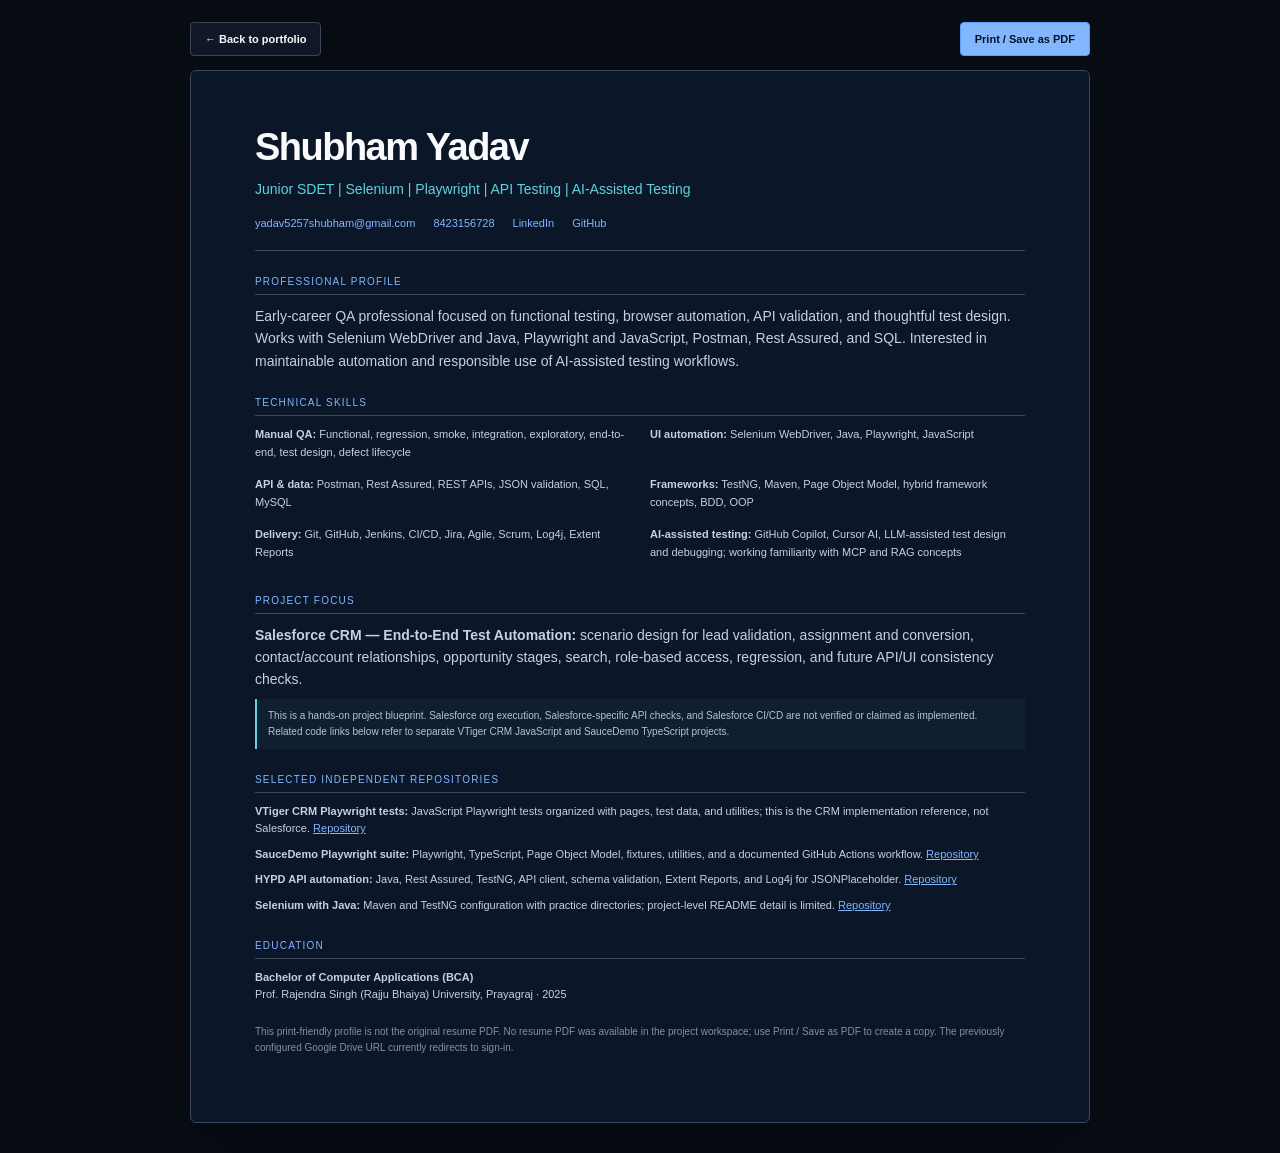
<file: resume.html>
<!doctype html>
<html lang="en">
  <head>
    <meta charset="utf-8" />
    <meta name="viewport" content="width=device-width, initial-scale=1" />
    <meta name="description" content="Print-friendly project and skills profile for Shubham Yadav, Junior SDET." />
    <meta name="theme-color" content="#080d14" />
    <title>Shubham Yadav | Junior SDET — Resume</title>
    <link rel="icon" type="image/svg+xml" href="favicon.svg" />
    <style>
      :root{color-scheme:dark;--page:#080d14;--surface:#101827;--ink:#f8fafc;--muted:#b8c2d0;--quiet:#8190a3;--line:#39485b;--blue:#82b6ff;--cyan:#5fd1df;--gold:#f1c879}
      *{box-sizing:border-box}body{margin:0;background:var(--page);color:var(--ink);font:14px/1.6 "DM Sans",Arial,sans-serif}.toolbar{display:flex;max-width:900px;justify-content:space-between;gap:12px;margin:22px auto 14px}.toolbar a,.toolbar button{padding:10px 14px;border:1px solid var(--line);border-radius:4px;color:var(--ink);background:var(--surface);font:600 11px Arial,sans-serif;text-decoration:none;cursor:pointer}.toolbar button{border-color:#5a9dff;background:#82b6ff;color:#061226}.resume{max-width:900px;margin:0 auto 30px;padding:56px 64px;border:1px solid var(--line);border-radius:6px;background:#0b1728;box-shadow:0 24px 80px #0004}.name{margin:0;font:600 38px/1.1 "Arial",sans-serif;letter-spacing:-.04em}.role{margin:9px 0 15px;color:var(--cyan);font-size:14px}.contact{display:flex;flex-wrap:wrap;gap:7px 18px;padding-bottom:17px;border-bottom:1px solid var(--line);color:var(--muted);font-size:11px}.contact a{color:var(--blue);text-decoration:none}.section{margin-top:25px}.section h2{margin:0 0 10px;padding-bottom:7px;border-bottom:1px solid var(--line);color:var(--blue);font:500 10px Arial,sans-serif;letter-spacing:.12em;text-transform:uppercase}.section p{margin:0 0 8px;color:#c5d1df}.skills{display:grid;grid-template-columns:1fr 1fr;gap:7px 20px}.skills p{font-size:11px}.experience{display:flex;justify-content:space-between;gap:18px;font-weight:600}.experience small{font-weight:400;color:var(--muted)}ul{margin:7px 0 0;padding-left:18px;color:#c5d1df}li{margin:4px 0}.projects p,.education p{font-size:11px}.projects a{color:var(--blue)}.note{padding:9px 11px;border-left:2px solid var(--cyan);background:#101e31;color:var(--muted)!important;font-size:10px}.resume-note{margin-top:20px!important;color:var(--quiet)!important;font-size:10px}@media(max-width:940px){.toolbar{margin:18px 20px 12px}.resume{margin-inline:20px}}@media(max-width:620px){.resume{padding:34px 24px}.name{font-size:30px}.skills{grid-template-columns:1fr}.experience{flex-direction:column;gap:2px}.toolbar{margin-inline:12px}}@media print{body{background:#fff;color:#111;font-size:10pt}.toolbar{display:none}.resume{max-width:none;margin:0;padding:0;border:0;border-radius:0;background:#fff;box-shadow:none;color:#111}.section h2,.role,.contact a,.projects a{color:#245989}.contact,.section p,ul{color:#222}.note{background:#f1f5f9;color:#333!important}a{color:inherit;text-decoration:none}@page{size:A4;margin:15mm}}
    </style>
  </head>
  <body>
    <div class="toolbar"><a href="index.html">← Back to portfolio</a><button type="button" onclick="window.print()">Print / Save as PDF</button></div>
    <main class="resume">
      <h1 class="name">Shubham Yadav</h1>
      <p class="role">Junior SDET | Selenium | Playwright | API Testing | AI-Assisted Testing</p>
      <div class="contact"><a href="mailto:yadav5257shubham@gmail.com">yadav5257shubham@gmail.com</a><a href="tel:8423156728">8423156728</a><a href="https://www.linkedin.com/in/shubham-yadav-qa-engineer/">LinkedIn</a><a href="https://github.com/shubhamyadav-qa">GitHub</a></div>
      <section class="section"><h2>Professional profile</h2><p>Early-career QA professional focused on functional testing, browser automation, API validation, and thoughtful test design. Works with Selenium WebDriver and Java, Playwright and JavaScript, Postman, Rest Assured, and SQL. Interested in maintainable automation and responsible use of AI-assisted testing workflows.</p></section>
      <section class="section"><h2>Technical skills</h2><div class="skills"><p><strong>Manual QA:</strong> Functional, regression, smoke, integration, exploratory, end-to-end, test design, defect lifecycle</p><p><strong>UI automation:</strong> Selenium WebDriver, Java, Playwright, JavaScript</p><p><strong>API &amp; data:</strong> Postman, Rest Assured, REST APIs, JSON validation, SQL, MySQL</p><p><strong>Frameworks:</strong> TestNG, Maven, Page Object Model, hybrid framework concepts, BDD, OOP</p><p><strong>Delivery:</strong> Git, GitHub, Jenkins, CI/CD, Jira, Agile, Scrum, Log4j, Extent Reports</p><p><strong>AI-assisted testing:</strong> GitHub Copilot, Cursor AI, LLM-assisted test design and debugging; working familiarity with MCP and RAG concepts</p></div></section>
      <section class="section"><h2>Project focus</h2><p><strong>Salesforce CRM — End-to-End Test Automation:</strong> scenario design for lead validation, assignment and conversion, contact/account relationships, opportunity stages, search, role-based access, regression, and future API/UI consistency checks.</p><p class="note">This is a hands-on project blueprint. Salesforce org execution, Salesforce-specific API checks, and Salesforce CI/CD are not verified or claimed as implemented. Related code links below refer to separate VTiger CRM JavaScript and SauceDemo TypeScript projects.</p></section>
      <section class="section projects"><h2>Selected independent repositories</h2><p><strong>VTiger CRM Playwright tests:</strong> JavaScript Playwright tests organized with pages, test data, and utilities; this is the CRM implementation reference, not Salesforce. <a href="https://github.com/shubhamyadav-qa/LLM-MCP-with_Playwrightjavascript">Repository</a></p><p><strong>SauceDemo Playwright suite:</strong> Playwright, TypeScript, Page Object Model, fixtures, utilities, and a documented GitHub Actions workflow. <a href="https://github.com/shubhamyadav-qa/hypd-sdet-ui-automation-assignment">Repository</a></p><p><strong>HYPD API automation:</strong> Java, Rest Assured, TestNG, API client, schema validation, Extent Reports, and Log4j for JSONPlaceholder. <a href="https://github.com/shubhamyadav-qa/hypd-api-automation">Repository</a></p><p><strong>Selenium with Java:</strong> Maven and TestNG configuration with practice directories; project-level README detail is limited. <a href="https://github.com/shubhamyadav-qa/qa-automation-framework-selenium-java">Repository</a></p></section>
      <section class="section education"><h2>Education</h2><p><strong>Bachelor of Computer Applications (BCA)</strong><br />Prof. Rajendra Singh (Rajju Bhaiya) University, Prayagraj · 2025</p></section>
      <p class="resume-note">This print-friendly profile is not the original resume PDF. No resume PDF was available in the project workspace; use Print / Save as PDF to create a copy. The previously configured Google Drive URL currently redirects to sign-in.</p>
    </main>
  </body>
</html>
</file>
<file: styles.css>
:root {
  color-scheme: dark;
  --page: #080d14;
  --page-raised: #0c1420;
  --panel: #101827;
  --panel-soft: #0d1724;
  --line: #253143;
  --line-strong: #39485b;
  --ink: #f8fafc;
  --muted: #b8c2d0;
  --quiet: #8190a3;
  --gold: #d9a441;
  --gold-light: #f1c879;
  --blue: #5a9dff;
  --blue-bright: #82b6ff;
  --cyan: #5fd1df;
  --green: #75d6ad;
  --red: #ff8f9a;
  --mono: "DM Mono", Consolas, monospace;
  --sans: "DM Sans", Arial, sans-serif;
  --display: "Space Grotesk", "DM Sans", Arial, sans-serif;
  --shadow: 0 24px 80px rgba(0, 0, 0, .23);
}

* { box-sizing: border-box; }
html { scroll-behavior: smooth; scroll-padding-top: 94px; background: var(--page); }
body { margin: 0; color: var(--ink); background: var(--page); font: 15px/1.7 var(--sans); -webkit-font-smoothing: antialiased; }
a { color: inherit; text-decoration: none; }
button { color: inherit; font: inherit; }
::selection { color: #080d14; background: var(--gold-light); }
:focus-visible { outline: 2px solid var(--gold-light); outline-offset: 4px; }
.section-wrap { width: min(1200px, calc(100% - 64px)); margin-inline: auto; }
.section-pad { padding-block: clamp(82px, 9vw, 124px); }
.skip-link { position: fixed; top: 10px; left: 12px; z-index: 100; padding: 10px 14px; color: var(--page); background: var(--ink); transform: translateY(-160%); }
.skip-link:focus { transform: translateY(0); }
.site-header { position: sticky; top: 0; z-index: 50; display: flex; align-items: center; justify-content: space-between; gap: 24px; min-height: 76px; padding: 0 max(32px, calc((100vw - 1340px) / 2)); border-bottom: 1px solid rgba(57, 72, 91, .58); background: rgba(8, 13, 20, .92); backdrop-filter: blur(16px); }
.wordmark { display: inline-flex; flex: none; align-items: center; gap: 10px; font: 500 10px var(--mono); letter-spacing: .1em; white-space: nowrap; }
.wordmark-mark { display: grid; width: 35px; height: 35px; place-items: center; border: 1px solid rgba(130, 182, 255, .55); border-radius: 8px; color: var(--blue-bright); background: #11223b; font: 600 11px var(--display); letter-spacing: -.04em; }
.main-nav { display: flex; align-items: center; justify-content: center; gap: clamp(9px, 1.4vw, 20px); }
.main-nav a { position: relative; padding: 9px 0; color: var(--muted); font-size: 11px; font-weight: 600; transition: color .2s ease; }
.main-nav a::after { position: absolute; right: 0; bottom: 2px; left: 0; height: 2px; border-radius: 2px; background: var(--gold); content: ""; transform: scaleX(0); transform-origin: left; transition: transform .2s ease; }
.main-nav a:hover, .main-nav a[aria-current="location"] { color: var(--ink); }
.main-nav a:hover::after, .main-nav a[aria-current="location"]::after { transform: scaleX(1); }
.header-resume { display: inline-flex; flex: none; align-items: center; gap: 10px; padding: 9px 12px; border: 1px solid var(--line-strong); border-radius: 5px; color: var(--ink); font-size: 11px; font-weight: 600; transition: border-color .2s, background .2s; }
.header-resume span { color: var(--blue-bright); }
.header-resume:hover { border-color: var(--blue); background: #12233a; }
.menu-toggle { display: none; }
.icon-button { width: 40px; height: 40px; border: 1px solid var(--line-strong); border-radius: 5px; background: var(--panel); cursor: pointer; }
.hero { position: relative; display: grid; min-height: min(790px, calc(100svh - 76px)); grid-template-columns: 1.08fr .92fr; align-items: center; gap: clamp(44px, 7vw, 90px); padding-block: 78px 95px; }
.hero::before { position: absolute; z-index: -1; inset: 34px -30px 54px; background: linear-gradient(90deg, rgba(217, 164, 65, .035) 1px, transparent 1px), linear-gradient(rgba(96, 165, 250, .035) 1px, transparent 1px); background-size: 54px 54px; mask-image: linear-gradient(90deg, transparent, #000 27%, #000 78%, transparent); content: ""; pointer-events: none; }
.eyebrow { margin: 0 0 18px; color: var(--gold-light); font: 500 10px var(--mono); letter-spacing: .12em; }
.eyebrow-mark { display: inline-block; width: 18px; height: 2px; margin: 0 8px 3px 0; background: var(--gold); }
.eyebrow-divider { padding-inline: 8px; color: var(--quiet); }
.hero h1 { margin: 0 0 18px; font: 600 clamp(72px, 8vw, 108px)/.88 var(--display); letter-spacing: -.075em; }
.hero h1 > span { color: #b8c8dc; }
.hero-period { color: var(--gold); }
.hero-role { max-width: 630px; margin: 0 0 20px; color: var(--blue-bright); font: 400 11px/1.9 var(--mono); }
.hero-role span { color: #4d6581; padding-inline: 2px; }
.hero-headline { max-width: 650px; margin: 0 0 15px; font: 500 clamp(27px, 3.15vw, 39px)/1.19 var(--display); letter-spacing: -.045em; }
.hero-headline span { color: var(--blue-bright); }
.hero-headline em { color: var(--gold-light); font-style: normal; }
.hero-intro { max-width: 570px; margin: 0 0 27px; color: var(--muted); font-size: 14px; line-height: 1.8; }
.hero-actions { display: flex; flex-wrap: wrap; align-items: center; gap: 10px; }
.button { display: inline-flex; min-height: 44px; align-items: center; justify-content: center; gap: 12px; padding: 0 15px; border: 1px solid transparent; border-radius: 5px; font-size: 11px; font-weight: 700; transition: transform .2s ease, border-color .2s ease, background .2s ease; }
.button:hover { transform: translateY(-2px); }
.button-primary { color: #171006; background: var(--gold-light); }
.button-primary:hover { background: #f8d998; }
.button-secondary { border-color: var(--line-strong); background: #0c192a; }
.button-secondary:hover, .button-quiet:hover { border-color: var(--gold); background: #171a1d; }
.button-quiet { border-color: var(--line); color: var(--muted); }
.social-links { display: flex; gap: 20px; margin-top: 22px; }
.social-links a { color: var(--muted); font: 400 10px var(--mono); transition: color .2s; }
.social-links a span { color: var(--gold-light); }
.social-links a:hover { color: var(--ink); }
.portrait-stage { position: relative; width: min(100%, 500px); justify-self: end; margin: 28px 12px 12px 0; isolation: isolate; animation: portrait-arrive .8s cubic-bezier(.2, .7, .2, 1) both; }
.portrait-backdrop { position: absolute; z-index: -1; inset: -20px -24px 31px 46px; border: 1px solid rgba(217, 164, 65, .48); background: linear-gradient(135deg, rgba(217, 164, 65, .1), transparent 55%); transform: skewY(-7deg); }
.portrait-backdrop::before { position: absolute; top: 31px; right: -1px; width: 42%; height: 1px; background: linear-gradient(90deg, transparent, var(--gold-light)); content: ""; box-shadow: 0 0 14px rgba(217, 164, 65, .38); }
.portrait-backdrop::after { position: absolute; bottom: 18px; left: -1px; width: 35%; height: 1px; background: linear-gradient(90deg, var(--gold), transparent); content: ""; }
.portrait-frame { position: relative; overflow: hidden; aspect-ratio: 4 / 5; border: 1px solid rgba(217, 164, 65, .58); border-radius: 5px; background: #10151b; box-shadow: 0 24px 76px rgba(0, 0, 0, .38), 0 0 45px rgba(217, 164, 65, .08); }
.portrait-frame::after { position: absolute; inset: 0; background: linear-gradient(90deg, rgba(8, 13, 20, .99) 0%, rgba(8, 13, 20, .99) 45%, rgba(8, 13, 20, .96) 52%, rgba(8, 13, 20, .78) 56%, rgba(8, 13, 20, .4) 62%, rgba(8, 13, 20, .1) 69%, transparent 76%), linear-gradient(0deg, rgba(8, 13, 20, .3), transparent 29%); content: ""; pointer-events: none; }
.hero-portrait { display: block; width: 100%; height: 100%; object-fit: cover; object-position: 50% 24%; }
.portrait-caption { position: absolute; right: 15px; bottom: 14px; left: 17px; z-index: 1; display: flex; justify-content: space-between; gap: 10px; color: #f4dfb5; font: 400 8px var(--mono); letter-spacing: .08em; text-shadow: 0 1px 8px #000; }
.portrait-index { position: absolute; top: -20px; right: -1px; color: var(--gold-light); font: 400 8px var(--mono); letter-spacing: .1em; }
.about-email { display: inline-flex; gap: 10px; margin: 2px 0 8px; color: var(--gold-light); font: 400 10px var(--mono); }
.about-email span { color: var(--blue-bright); }
.about-email:hover { color: var(--ink); }
@keyframes portrait-arrive { from { opacity: 0; transform: translate3d(0, 20px, 0); } to { opacity: 1; transform: translate3d(0, 0, 0); } }
.hero-foot { position: absolute; right: 0; bottom: 27px; left: 0; display: flex; align-items: center; justify-content: space-between; gap: 18px; color: var(--quiet); font: 400 8px var(--mono); letter-spacing: .08em; }
.hero-foot a { color: var(--muted); letter-spacing: 0; }
.hero-foot a span { padding-left: 5px; color: var(--gold-light); }
.section-heading h2, .experience-summary h2, .career-copy h2, .contact-heading h2 { margin: 0; font: 500 clamp(35px, 4vw, 49px)/1.08 var(--display); letter-spacing: -.05em; }
.section-heading h2 em, .experience-summary h2 em, .career-copy h2 em, .contact-heading h2 em { color: var(--gold-light); font-style: normal; }
.section-heading-wide { display: flex; align-items: end; justify-content: space-between; gap: 36px; margin-bottom: 40px; }
.section-note { max-width: 460px; margin: 0 0 4px; color: var(--muted); font-size: 12px; line-height: 1.8; }
.lead-copy { color: var(--ink); font: 400 20px/1.55 var(--display); letter-spacing: -.02em; }
.impact { display: grid; grid-template-columns: .8fr 1.2fr; gap: 18px 100px; border-top: 1px solid var(--line); }
.impact-intro { max-width: 600px; align-self: center; color: var(--muted); font-size: 13px; }
.impact-intro .lead-copy { margin: 0 0 12px; }
.impact-intro > p:last-child { margin: 0; }
.impact-rail { display: grid; grid-column: 1 / -1; grid-template-columns: repeat(3, 1fr); margin-top: 22px; border: 1px solid var(--line); border-radius: 7px; background: var(--panel-soft); }
.impact-item { min-height: 220px; padding: 23px; }
.impact-item + .impact-item { border-left: 1px solid var(--line); }
.impact-index, .case-detail > span, .about-facts > div > span { color: var(--blue-bright); font: 400 8px var(--mono); letter-spacing: .08em; }
.impact-item h3 { margin: 26px 0 7px; font: 500 18px var(--display); }
.impact-item p { margin: 0 0 17px; color: var(--muted); font-size: 11px; line-height: 1.75; }
.impact-item a, .text-link { color: var(--blue-bright); font-size: 10px; font-weight: 600; }
.impact-item a span { padding-left: 5px; }
.section-footnote { grid-column: 1 / -1; margin: 0; color: var(--quiet); font-size: 10px; }
.about { border-block: 1px solid var(--line); background: var(--page-raised); }
.about-layout { display: grid; grid-template-columns: .78fr 1.22fr; gap: 95px; }
.about-copy { max-width: 720px; color: var(--muted); font-size: 13px; }
.about-copy .lead-copy { margin: 0 0 16px; }
.about-copy > p:not(.lead-copy) { margin: 0 0 12px; }
.about-facts { display: grid; grid-template-columns: 1fr 1fr; gap: 20px; margin-top: 27px; padding-top: 20px; border-top: 1px solid var(--line); }
.about-facts > div { display: grid; align-content: start; gap: 5px; }
.about-facts strong { color: var(--ink); font: 500 12px var(--display); }
.about-facts small { color: var(--muted); font-size: 10px; line-height: 1.6; }
.skill-grid { display: grid; grid-template-columns: repeat(3, minmax(0, 1fr)); gap: 12px; }
.skill-card { min-height: 220px; padding: 20px; border: 1px solid var(--line); border-radius: 6px; background: var(--panel-soft); transition: transform .2s, border-color .2s, background .2s; }
.skill-card:hover { transform: translateY(-3px); border-color: var(--line-strong); background: var(--panel); }
.skill-index { color: var(--cyan); font: 400 9px var(--mono); }
.skill-card h3 { margin: 18px 0 5px; font: 500 17px var(--display); }
.skill-card > p { min-height: 39px; margin: 0 0 13px; color: var(--muted); font-size: 10px; line-height: 1.65; }
.tag-list { display: flex; flex-wrap: wrap; gap: 6px; }
.tag-list span, .familiarity > span:not(:first-child) { padding: 4px 7px; border: 1px solid var(--line); border-radius: 3px; color: #c1cedd; background: rgba(19, 37, 60, .66); font: 400 9px/1.45 var(--mono); }
.skill-card-wide { grid-column: span 3; min-height: auto; }
.skill-card-wide > p { min-height: 0; }
.familiarity { display: flex; flex-wrap: wrap; align-items: center; gap: 7px; margin-top: 14px; }
.familiarity > span:first-child { margin-right: 4px; color: var(--quiet); font: 400 8px var(--mono); letter-spacing: .07em; }
.experience { border-block: 1px solid var(--line); background: var(--page-raised); }
.experience-layout { display: grid; grid-template-columns: .72fr 1.28fr; gap: 90px; }
.experience-summary > p:not(.eyebrow) { max-width: 310px; margin: 20px 0; color: var(--muted); font-size: 12px; }
.experience-summary .text-link { display: inline-block; border-bottom: 1px solid rgba(130, 182, 255, .5); padding-bottom: 5px; }
.experience-entry { padding: 25px 28px; border: 1px solid var(--line); border-radius: 7px; background: var(--panel); }
.experience-top { display: flex; justify-content: space-between; gap: 15px; padding-bottom: 14px; border-bottom: 1px solid var(--line); color: var(--quiet); font: 400 8px var(--mono); letter-spacing: .06em; }
.experience-entry h3 { margin: 20px 0 2px; font: 500 23px var(--display); }
.experience-lead { margin: 19px 0 10px; color: var(--muted); font: 400 13px var(--display); }
.responsibility-list { margin: 0; padding-left: 18px; color: #c0ccda; font-size: 11px; }
.responsibility-list li { padding: 5px 0 5px 3px; }
.responsibility-list li::marker { color: var(--blue); }
.projects { border-bottom: 1px solid var(--line); }
.project-filters { display: flex; flex-wrap: wrap; gap: 7px; margin: -12px 0 20px; }
.filter-button { padding: 7px 11px; border: 1px solid var(--line); border-radius: 20px; color: var(--muted); background: transparent; cursor: pointer; font-size: 10px; transition: color .18s, border-color .18s, background .18s; }
.filter-button:hover, .filter-button.is-active { border-color: rgba(90, 157, 255, .7); color: var(--ink); background: rgba(90, 157, 255, .12); }
.project-grid { display: grid; grid-template-columns: repeat(2, minmax(0, 1fr)); gap: 12px; }
.project-card { display: flex; min-width: 0; min-height: 340px; flex-direction: column; padding: 21px; border: 1px solid var(--line); border-radius: 7px; background: var(--panel-soft); transition: transform .2s, border-color .2s, background .2s; }
.project-card:hover { transform: translateY(-3px); border-color: var(--line-strong); background: var(--panel); }
.project-card[hidden] { display: none; }
.project-feature { border-color: #244d7c; background: linear-gradient(145deg, #10243d, #0c192a); }
.salesforce-project { grid-column: 1 / -1; padding: clamp(20px, 3vw, 34px); }
.salesforce-project > h3 { max-width: 850px; font-size: clamp(25px, 3vw, 34px); }
.salesforce-intro { max-width: 900px; }
.salesforce-scenarios { display: grid; grid-template-columns: repeat(2, minmax(0, 1fr)); gap: 10px; margin: 10px 0 18px; }
.scenario-card { min-width: 0; padding: 17px; border: 1px solid var(--line); border-radius: 5px; background: rgba(7, 17, 30, .55); }
.scenario-card h4, .approach-card h4 { margin: 0 0 13px; font: 500 16px/1.35 var(--display); }
.scenario-card > div { margin-top: 11px; }
.scenario-card > div > span, .approach-label, .coverage-strip > span { color: var(--cyan); font: 400 8px var(--mono); letter-spacing: .08em; text-transform: uppercase; }
.scenario-card p, .approach-card p { margin: 5px 0 0; color: var(--muted); font-size: 10px; line-height: 1.75; }
.coverage-strip { display: grid; grid-template-columns: 145px 1fr; gap: 14px; padding: 14px 16px; border-left: 2px solid var(--blue); background: rgba(19, 37, 60, .52); }
.coverage-strip p { margin: 0; color: #c8d5e3; font-size: 10px; line-height: 1.7; }
.implementation-approaches { display: grid; grid-template-columns: repeat(2, minmax(0, 1fr)); gap: 10px; margin-top: 18px; }
.approach-card { min-width: 0; padding: 17px; border: 1px solid var(--line); border-radius: 5px; background: rgba(8, 19, 33, .65); }
.approach-card h4 { margin: 8px 0 7px; }
.approach-card .approach-status { margin-top: 11px; color: var(--quiet); }
.approach-card > a { display: inline-block; margin-top: 12px; color: var(--blue-bright); font-size: 10px; font-weight: 600; }
.approach-card > a:hover { color: var(--cyan); }
.project-status { max-width: 30%; color: var(--quiet); text-align: right; }
.salesforce-project .project-bottom { align-items: start; }
.project-concept { border-style: dashed; }
.project-meta { display: flex; justify-content: space-between; gap: 12px; color: var(--quiet); font: 400 8px var(--mono); letter-spacing: .06em; }
.project-kind { color: var(--cyan); }
.project-card h3 { margin: 23px 0 8px; font: 500 21px/1.2 var(--display); letter-spacing: -.025em; }
.project-card > p { margin: 0 0 16px; color: var(--muted); font-size: 11px; line-height: 1.75; }
.case-detail { margin-bottom: 18px; }
.case-detail p { margin: 6px 0 0; color: #c2cedc; font-size: 10px; line-height: 1.75; }
.project-bottom { display: flex; align-items: end; justify-content: space-between; gap: 12px; margin-top: auto; padding-top: 13px; border-top: 1px solid var(--line); }
.project-tech { max-width: 73%; color: var(--quiet); font: 400 8px/1.65 var(--mono); letter-spacing: .035em; }
.project-link { flex: none; color: var(--blue-bright); font-size: 9px; font-weight: 700; }
.project-link:hover { color: var(--cyan); }
.projects > .section-footnote { margin-top: 14px; line-height: 1.7; }
.projects code { color: var(--cyan); font-size: .9em; }
.architecture-section { border-block: 1px solid var(--line); background: var(--page-raised); }
.architecture-card { overflow: hidden; border: 1px solid var(--line-strong); border-radius: 7px; background: var(--panel-soft); }
.architecture-flow { display: grid; grid-template-columns: repeat(4, minmax(0, 1fr)); }
.flow-node { position: relative; display: flex; min-width: 0; min-height: 145px; flex-direction: column; align-items: flex-start; justify-content: flex-start; gap: 8px; padding: 17px 13px; border: 0; border-right: 1px solid var(--line); color: var(--ink); background: transparent; text-align: left; cursor: pointer; transition: background .2s; }
.flow-node:last-child { border-right: 0; }
.flow-node:nth-child(4n) { border-right: 0; }
.flow-node:nth-child(4n)::after { display: none; }
.flow-node:nth-child(n+5) { border-top: 1px solid var(--line); }
.flow-node:not(:last-child)::after { position: absolute; z-index: 1; top: 31px; right: -5px; width: 9px; height: 9px; border-top: 1px solid var(--blue-bright); border-right: 1px solid var(--blue-bright); background: var(--panel-soft); content: ""; transform: rotate(45deg); }
.flow-node:hover, .flow-node.is-active { background: #13243a; }
.flow-node > span { color: var(--cyan); font: 400 8px var(--mono); }
.flow-node strong { font: 500 11px/1.35 var(--display); }
.flow-node small { color: var(--muted); font-size: 9px; line-height: 1.5; }
.architecture-detail { display: grid; grid-template-columns: 240px 1fr; align-items: center; gap: 25px; padding: 18px 21px; border-top: 1px solid var(--line); }
.architecture-detail > span, .architecture-notes > span, .architecture-evidence { color: var(--blue-bright); font: 400 8px/1.7 var(--mono); letter-spacing: .05em; }
.architecture-detail p { margin: 0; color: #c6d3e1; font-size: 11px; }
.architecture-notes { display: grid; grid-template-columns: 240px 1fr; gap: 25px; padding: 16px 21px; border-top: 1px solid var(--line); background: rgba(18, 36, 58, .42); }
.architecture-notes p { margin: 0; color: var(--muted); font-size: 10px; }
.architecture-evidence { margin: 0; padding: 12px 21px; color: var(--quiet); letter-spacing: 0; }
.ai-testing { display: grid; grid-template-columns: .7fr 1.3fr; gap: 65px; }
.ai-testing .section-heading h2 { font-size: clamp(32px, 3.5vw, 43px); }
.ai-testing .section-note { margin-top: 16px; }
.ai-content { padding: 23px; border: 1px solid var(--line); border-radius: 7px; background: linear-gradient(145deg, #0f1f33, #0c1829); }
.ai-example-heading { display: flex; flex-wrap: wrap; justify-content: space-between; gap: 8px; color: var(--blue-bright); font: 400 8px var(--mono); letter-spacing: .06em; }
.ai-example-heading span:last-child { color: var(--quiet); }
.ai-content blockquote { margin: 18px 0 22px; padding: 15px 17px; border-left: 2px solid var(--cyan); color: #d9e3ee; background: rgba(7, 17, 30, .6); font: 400 12px/1.8 var(--display); }
.ai-output { display: grid; grid-template-columns: .8fr 1.2fr; gap: 22px; }
.ai-output > div > span { color: var(--cyan); font: 400 8px var(--mono); letter-spacing: .06em; }
.ai-output pre { overflow-x: auto; margin: 9px 0 0; padding: 12px; border: 1px solid var(--line); border-radius: 4px; color: #c7d6e7; background: #081321; font: 400 9px/1.8 var(--mono); white-space: pre-wrap; }
.ai-output ul { margin: 7px 0 0; padding-left: 16px; color: var(--muted); font-size: 10px; }
.ai-output li { padding: 2px 0; }
.ai-output li::marker { color: var(--blue); }
.ai-example-list { display: grid; grid-template-columns: repeat(5, minmax(0, 1fr)); gap: 8px; margin-top: 19px; }
.ai-example-list article { padding: 11px; border: 1px solid var(--line); border-radius: 4px; background: rgba(7, 17, 30, .4); }
.ai-example-list article > span { color: var(--cyan); font: 400 7px var(--mono); letter-spacing: .05em; }
.ai-example-list p { margin: 8px 0 0; color: var(--muted); font-size: 9px; line-height: 1.65; }
.ai-practices { display: flex; flex-wrap: wrap; align-items: center; gap: 6px; margin-top: 19px; }
.ai-practices span:first-child { margin-right: 4px; color: var(--quiet); font: 400 8px var(--mono); letter-spacing: .07em; }
.ai-practices span:not(:first-child) { padding: 4px 7px; border: 1px solid var(--line); border-radius: 3px; color: #bfcede; font: 400 8px var(--mono); }
.career { border-block: 1px solid var(--line); background: var(--page-raised); }
.career-layout { display: grid; grid-template-columns: 1fr 1fr; gap: 90px; }
.career-copy > p:not(.eyebrow) { max-width: 440px; margin: 18px 0; color: var(--muted); font-size: 12px; }
.target-roles { display: flex; flex-wrap: wrap; gap: 7px; margin-top: 22px; }
.target-roles span { padding: 6px 8px; border: 1px solid var(--line); border-radius: 3px; color: #c1cede; font-size: 9px; }
.career-actions { border-top: 1px solid var(--line); }
.career-actions a { display: grid; gap: 6px; padding: 16px 0; border-bottom: 1px solid var(--line); transition: padding .2s ease, color .2s ease; }
.career-actions a:hover { padding-inline: 8px; color: var(--blue-bright); }
.career-actions a > span { color: var(--quiet); font: 400 8px var(--mono); letter-spacing: .05em; }
.career-actions strong { display: flex; justify-content: space-between; gap: 15px; font: 500 15px var(--display); }
.career-actions strong b { color: var(--blue-bright); font-weight: 400; }
.career-actions small { color: var(--muted); font-size: 10px; }
.contact { border-top: 1px solid var(--line); }
.contact-layout { display: grid; grid-template-columns: 1fr 1fr; gap: 100px; }
.contact-heading > p:last-child { max-width: 360px; margin: 18px 0 0; color: var(--muted); font-size: 12px; }
.contact-links { padding-top: 6px; }
.contact-links a { display: grid; grid-template-columns: 78px minmax(0, 1fr) 16px; align-items: center; gap: 12px; padding: 17px 0; border-bottom: 1px solid var(--line); transition: padding .2s ease, color .2s ease; }
.contact-links a:first-child { border-top: 1px solid var(--line); }
.contact-links a:hover { padding-inline: 7px; color: var(--blue-bright); }
.contact-links a > span:first-child { color: var(--quiet); font: 400 8px var(--mono); letter-spacing: .08em; }
.contact-links strong { overflow-wrap: anywhere; font: 500 12px var(--display); }
.contact-arrow { justify-self: end; color: var(--cyan); }
.site-footer { display: flex; min-height: 82px; align-items: center; justify-content: space-between; gap: 20px; width: min(1340px, calc(100% - 64px)); margin: auto; border-top: 1px solid var(--line); color: var(--quiet); font: 400 8px var(--mono); letter-spacing: .04em; }
.site-footer .wordmark { color: var(--ink); font-size: 9px; }
.site-footer .wordmark-mark { width: 30px; height: 30px; }
.back-top { color: var(--muted); }
.back-top:hover { color: var(--blue-bright); }
.reveal { opacity: 0; transform: translateY(12px); transition: opacity .5s ease, transform .5s cubic-bezier(.2, .7, .2, 1); }
.reveal.is-visible { opacity: 1; transform: translateY(0); }

@media (max-width: 1120px) {
  .site-header { gap: 15px; padding-inline: 24px; }
  .main-nav { gap: 11px; }
  .main-nav a { font-size: 10px; }
  .wordmark { font-size: 9px; }
  .wordmark-mark { width: 32px; height: 32px; }
  .header-resume { padding-inline: 9px; }
  .hero { gap: 42px; }
  .architecture-notes, .architecture-detail { grid-template-columns: 190px 1fr; }
}
@media (max-width: 860px) {
  html { scroll-padding-top: 80px; }
  .site-header { min-height: 68px; }
  .menu-toggle { display: flex; flex-direction: column; align-items: center; justify-content: center; gap: 5px; margin-left: auto; }
  .menu-toggle span { width: 16px; height: 1px; background: currentColor; transition: transform .18s; }
  .menu-toggle[aria-expanded="true"] span:first-child { transform: translateY(3px) rotate(45deg); }
  .menu-toggle[aria-expanded="true"] span:last-child { transform: translateY(-3px) rotate(-45deg); }
  .main-nav { position: absolute; top: calc(100% + 7px); right: 18px; left: 18px; display: grid; grid-template-columns: repeat(3, 1fr); gap: 2px; padding: 9px; border: 1px solid var(--line-strong); border-radius: 6px; background: #0b1728; box-shadow: var(--shadow); opacity: 0; visibility: hidden; transform: translateY(-5px); transition: opacity .18s, transform .18s, visibility .18s; }
  .main-nav.is-open { opacity: 1; visibility: visible; transform: translateY(0); }
  .main-nav a { padding: 10px; font-size: 11px; }
  .main-nav a::after { display: none; }
  .hero { min-height: auto; grid-template-columns: 1fr; gap: 45px; padding-block: 78px 92px; }
  .hero-copy { max-width: 720px; }
  .portrait-stage { width: min(100%, 480px); justify-self: center; margin: 8px 8px 14px 0; }
  .hero-foot { bottom: 25px; }
  .impact { grid-template-columns: 1fr 1fr; gap: 25px; }
  .impact-rail { margin-top: 0; }
  .about-layout, .experience-layout, .ai-testing { grid-template-columns: 1fr; gap: 30px; }
  .experience-layout { gap: 25px; }
  .skill-grid { grid-template-columns: repeat(2, minmax(0, 1fr)); }
  .skill-card-wide { grid-column: span 2; }
  .career-layout, .contact-layout { gap: 45px; }
}
@media (max-width: 620px) {
  html { scroll-padding-top: 72px; }
  .section-wrap, .site-footer { width: calc(100% - 36px); }
  .site-header { min-height: 64px; padding-inline: 18px; }
  .header-resume { font-size: 10px; }
  .main-nav { right: 12px; left: 12px; grid-template-columns: repeat(2, 1fr); }
  .section-pad { padding-block: 76px; }
  .hero { gap: 37px; padding-block: 65px 82px; }
  .hero::before { inset: 25px -8px 44px; }
  .hero h1 { font-size: clamp(67px, 18vw, 88px); }
  .hero-role { max-width: 520px; font-size: 9px; }
  .hero-headline { font-size: clamp(24px, 7vw, 32px); }
  .hero-intro { font-size: 12px; }
  .hero-actions { align-items: stretch; gap: 7px; }
  .hero-actions .button { padding-inline: 10px; font-size: 10px; }
  .portrait-stage { width: min(100%, 380px); justify-self: center; margin: 2px 10px 13px 0; }
  .portrait-backdrop { inset: -13px -15px 24px 30px; }
  .portrait-caption { right: 10px; bottom: 11px; left: 11px; font-size: 7px; }
  .hero-foot { font-size: 6px; letter-spacing: .02em; }
  .hero-foot a { font-size: 8px; }
  .impact { grid-template-columns: 1fr; gap: 22px; }
  .impact-rail { grid-template-columns: 1fr; }
  .impact-item { min-height: auto; padding: 19px; }
  .impact-item + .impact-item { border-top: 1px solid var(--line); border-left: 0; }
  .impact-item h3 { margin-top: 16px; }
  .about-layout { gap: 20px; }
  .about-facts { grid-template-columns: 1fr; }
  .skill-grid, .project-grid { grid-template-columns: 1fr; gap: 10px; }
  .skill-card { min-height: 0; padding: 18px; }
  .skill-card > p { min-height: 0; }
  .skill-card-wide { grid-column: auto; }
  .section-heading-wide { align-items: flex-start; flex-direction: column; gap: 13px; margin-bottom: 26px; }
  .experience-entry { padding: 19px; }
  .experience-top { flex-direction: column; gap: 5px; }
  .project-card { min-height: 0; padding: 19px; }
  .salesforce-project { padding: 19px; }
  .salesforce-scenarios, .implementation-approaches { grid-template-columns: 1fr; }
  .coverage-strip { grid-template-columns: 1fr; gap: 6px; }
  .salesforce-project .project-bottom { flex-direction: column; align-items: start; }
  .salesforce-project .project-tech, .project-status { max-width: none; text-align: left; }
  .project-filters { gap: 6px; margin-top: 0; }
  .filter-button { padding: 6px 9px; font-size: 9px; }
  .architecture-flow { grid-template-columns: 1fr; }
  .flow-node { min-height: 78px; flex-direction: row; align-items: center; padding: 12px 15px; border-right: 0; border-bottom: 1px solid var(--line); }
  .flow-node:nth-child(n+2) { border-top: 0; }
  .flow-node:last-child { border-bottom: 0; }
  .flow-node:not(:last-child)::after { display: block; top: auto; right: 19px; bottom: -5px; transform: rotate(135deg); }
  .flow-node strong { flex: 1; }
  .flow-node small { width: 105px; }
  .architecture-detail, .architecture-notes { grid-template-columns: 1fr; gap: 7px; padding: 15px; }
  .architecture-evidence { padding-inline: 15px; }
  .ai-testing { gap: 23px; }
  .ai-content { padding: 17px; }
  .ai-example-heading { flex-direction: column; }
  .ai-output { grid-template-columns: 1fr; gap: 16px; }
  .ai-example-list { grid-template-columns: 1fr 1fr; }
  .career-layout, .contact-layout { grid-template-columns: 1fr; gap: 25px; }
  .site-footer { display: grid; grid-template-columns: 1fr auto; gap: 10px; padding-block: 18px; }
  .site-footer > span:nth-child(2) { grid-column: 1; grid-row: 2; }
  .site-footer > span:nth-child(3) { grid-column: 2; grid-row: 2; text-align: right; }
  .site-footer .back-top { grid-column: 2; grid-row: 1; }
}
@media (max-width: 380px) {
  .wordmark { gap: 7px; font-size: 8px; }
  .header-resume { padding-inline: 7px; }
  .hero-actions .button { font-size: 9px; }
  .hero-foot > span { max-width: 57%; }
  .portrait-stage { width: min(100%, 330px); }
  .flow-node small { width: 90px; }
  .contact-links a { grid-template-columns: 62px minmax(0, 1fr) 14px; gap: 8px; }
}
@media (prefers-reduced-motion: reduce) {
  *, *::before, *::after { scroll-behavior: auto !important; transition-duration: .01ms !important; animation-duration: .01ms !important; }
  .reveal { opacity: 1; transform: none; }
  .portrait-stage { animation: none; }
}
</file>
